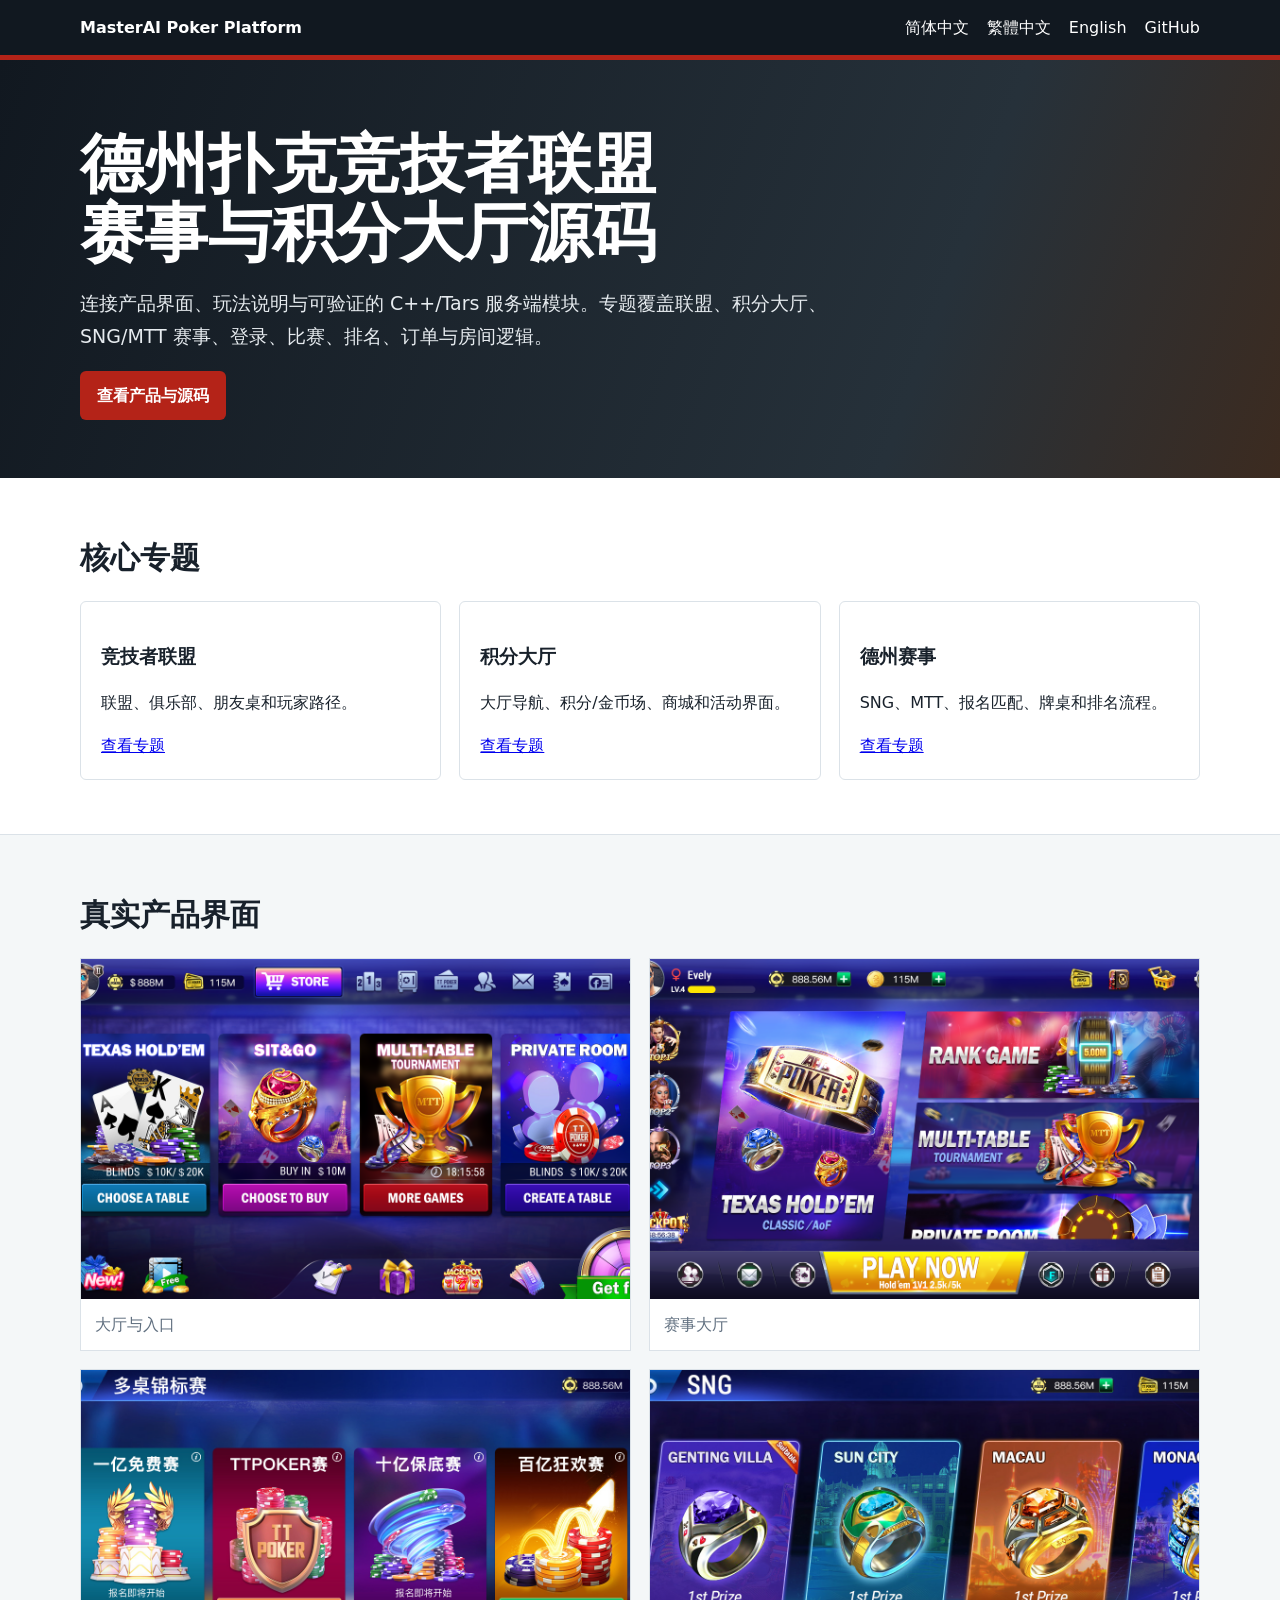
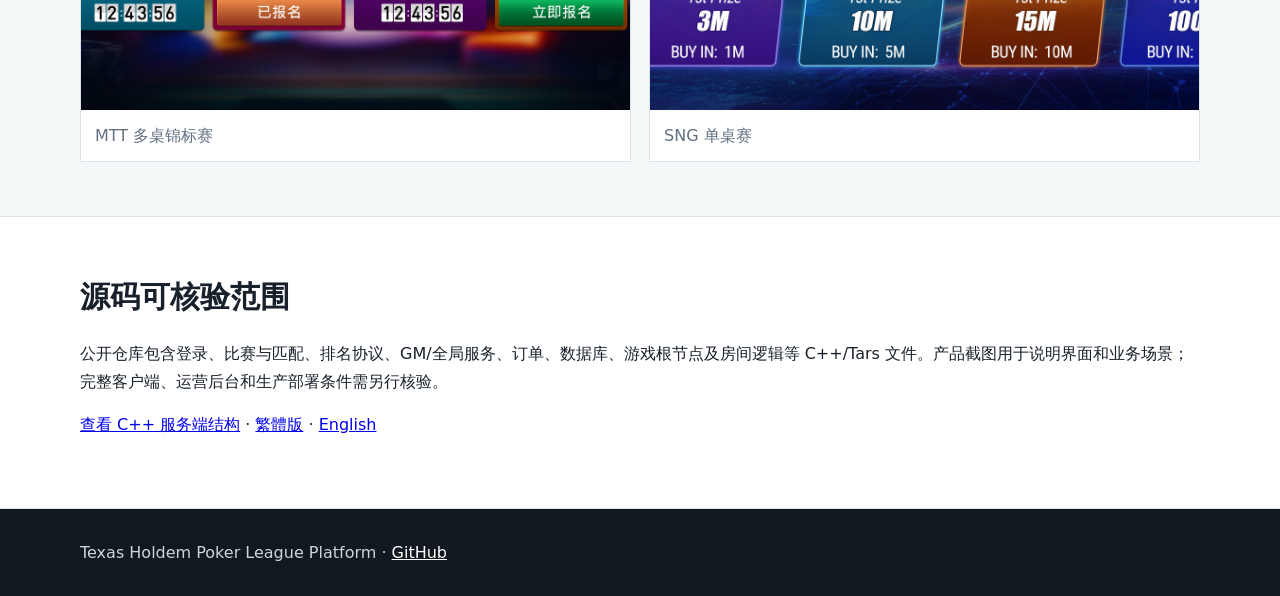
<file: docs/index.html>
<!doctype html><html lang="zh-Hans"><head><meta charset="utf-8"><meta name="google-site-verification" content="rrp5Uvgzi-1-rMxUBfhV3wjlNrFqzwnqiA4e3qsOLEM" /><meta name="viewport" content="width=device-width,initial-scale=1"><title>德州扑克竞技者联盟、赛事与积分大厅源码</title><meta name="description" content="德州扑克竞技者联盟、德州积分大厅、德州赛事与 C++/Tars 服务端源码导航，包含简体、繁体和英文专题及真实产品截图。"><link rel="canonical" href="https://masterai-top.github.io/Texas-Holdem-Poker-League-Platform-Source-Code/"><link rel="alternate" hreflang="zh-CN" href="https://masterai-top.github.io/Texas-Holdem-Poker-League-Platform-Source-Code/zh-cn/texas-holdem-league-source-code.html"><link rel="alternate" hreflang="zh-TW" href="https://masterai-top.github.io/Texas-Holdem-Poker-League-Platform-Source-Code/zh-tw/texas-holdem-league-source-code.html"><link rel="alternate" hreflang="en" href="https://masterai-top.github.io/Texas-Holdem-Poker-League-Platform-Source-Code/en/poker-league-source-code.html"><link rel="alternate" hreflang="x-default" href="https://masterai-top.github.io/Texas-Holdem-Poker-League-Platform-Source-Code/"><link rel="stylesheet" href="styles.css"><script type="application/ld+json">{"@context":"https://schema.org","@type":"CollectionPage","name":"Texas Holdem Poker League Platform Source Code","description":"德州扑克竞技者联盟、德州积分大厅、德州赛事与 C++/Tars 服务端源码导航，包含简体、繁体和英文专题及真实产品截图。","url":"https://masterai-top.github.io/Texas-Holdem-Poker-League-Platform-Source-Code/"}</script></head><body><header><nav><a class="brand" href="./">MasterAI Poker Platform</a><a href="zh-cn/texas-holdem-league-source-code.html">简体中文</a><a href="zh-tw/texas-holdem-league-source-code.html">繁體中文</a><a href="en/poker-league-source-code.html">English</a><a href="https://github.com/masterai-top/Texas-Holdem-Poker-League-Platform-Source-Code">GitHub</a></nav></header><main><section class="hero"><div class="wrap"><h1>德州扑克竞技者联盟<br>赛事与积分大厅源码</h1><p>连接产品界面、玩法说明与可验证的 C++/Tars 服务端模块。专题覆盖联盟、积分大厅、SNG/MTT 赛事、登录、比赛、排名、订单与房间逻辑。</p><a class="cta" href="zh-cn/texas-holdem-league-source-code.html">查看产品与源码</a></div></section><section class="section"><div class="wrap"><h2>核心专题</h2><div class="grid"><article class="panel"><h3>竞技者联盟</h3><p>联盟、俱乐部、朋友桌和玩家路径。</p><a href="zh-cn/texas-holdem-league-source-code.html">查看专题</a></article><article class="panel"><h3>积分大厅</h3><p>大厅导航、积分/金币场、商城和活动界面。</p><a href="zh-cn/poker-lobby-points.html">查看专题</a></article><article class="panel"><h3>德州赛事</h3><p>SNG、MTT、报名匹配、牌桌和排名流程。</p><a href="zh-cn/poker-tournament-platform.html">查看专题</a></article></div></div></section><section class="section band"><div class="wrap"><h2>真实产品界面</h2><div class="gallery"><figure><img src="assets/Screenshots/大厅01.png" alt="大厅与入口"><figcaption>大厅与入口</figcaption></figure><figure><img src="assets/Screenshots/dating.png" alt="赛事大厅"><figcaption>赛事大厅</figcaption></figure><figure><img src="assets/Screenshots/mtt.jpg" alt="MTT 多桌锦标赛"><figcaption>MTT 多桌锦标赛</figcaption></figure><figure><img src="assets/Screenshots/sng.jpg" alt="SNG 单桌赛"><figcaption>SNG 单桌赛</figcaption></figure></div></div></section><section class="section"><div class="wrap"><h2>源码可核验范围</h2><p>公开仓库包含登录、比赛与匹配、排名协议、GM/全局服务、订单、数据库、游戏根节点及房间逻辑等 C++/Tars 文件。产品截图用于说明界面和业务场景；完整客户端、运营后台和生产部署条件需另行核验。</p><p><a href="zh-cn/texas-holdem-source-code.html">查看 C++ 服务端结构</a> · <a href="zh-tw/texas-holdem-source-code.html">繁體版</a> · <a href="en/poker-league-source-code.html">English</a></p></div></section></main><footer><div class="wrap">Texas Holdem Poker League Platform · <a href="https://github.com/masterai-top/Texas-Holdem-Poker-League-Platform-Source-Code">GitHub</a></div></footer></body></html>
</file>
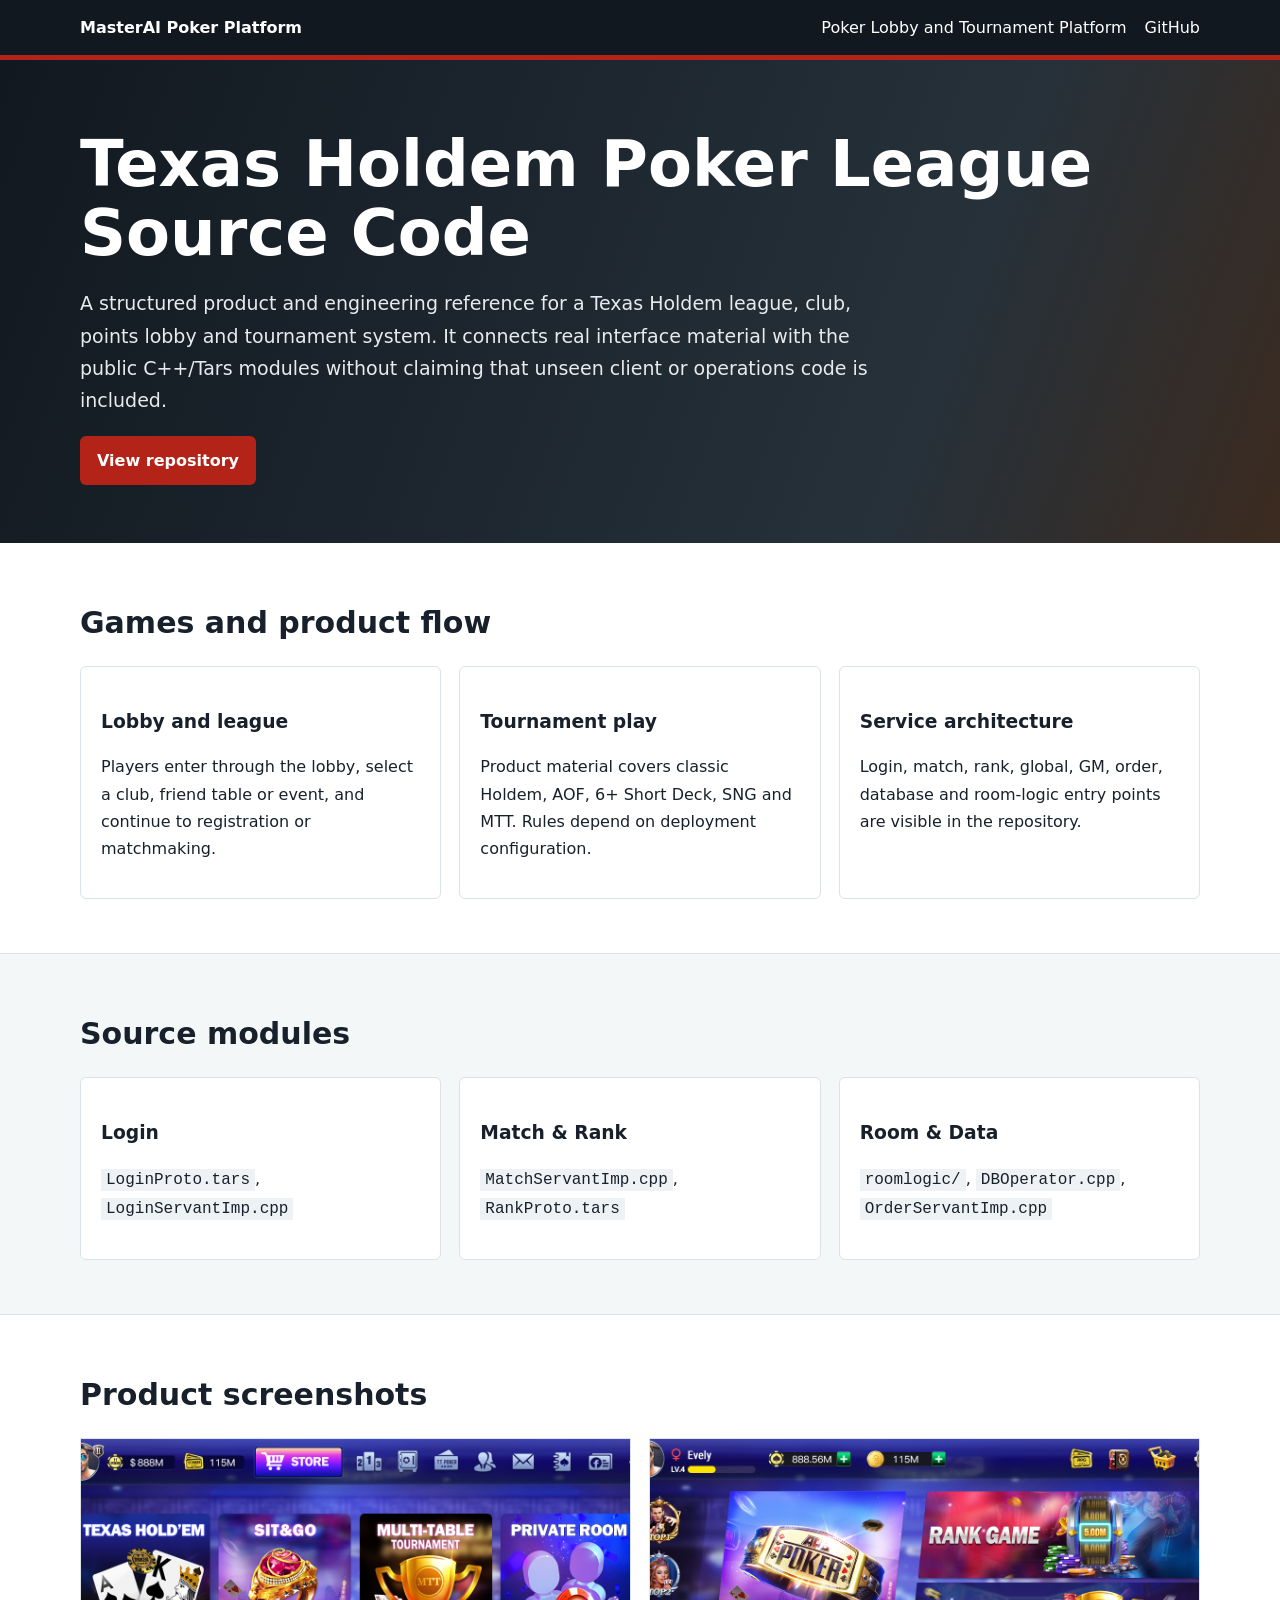
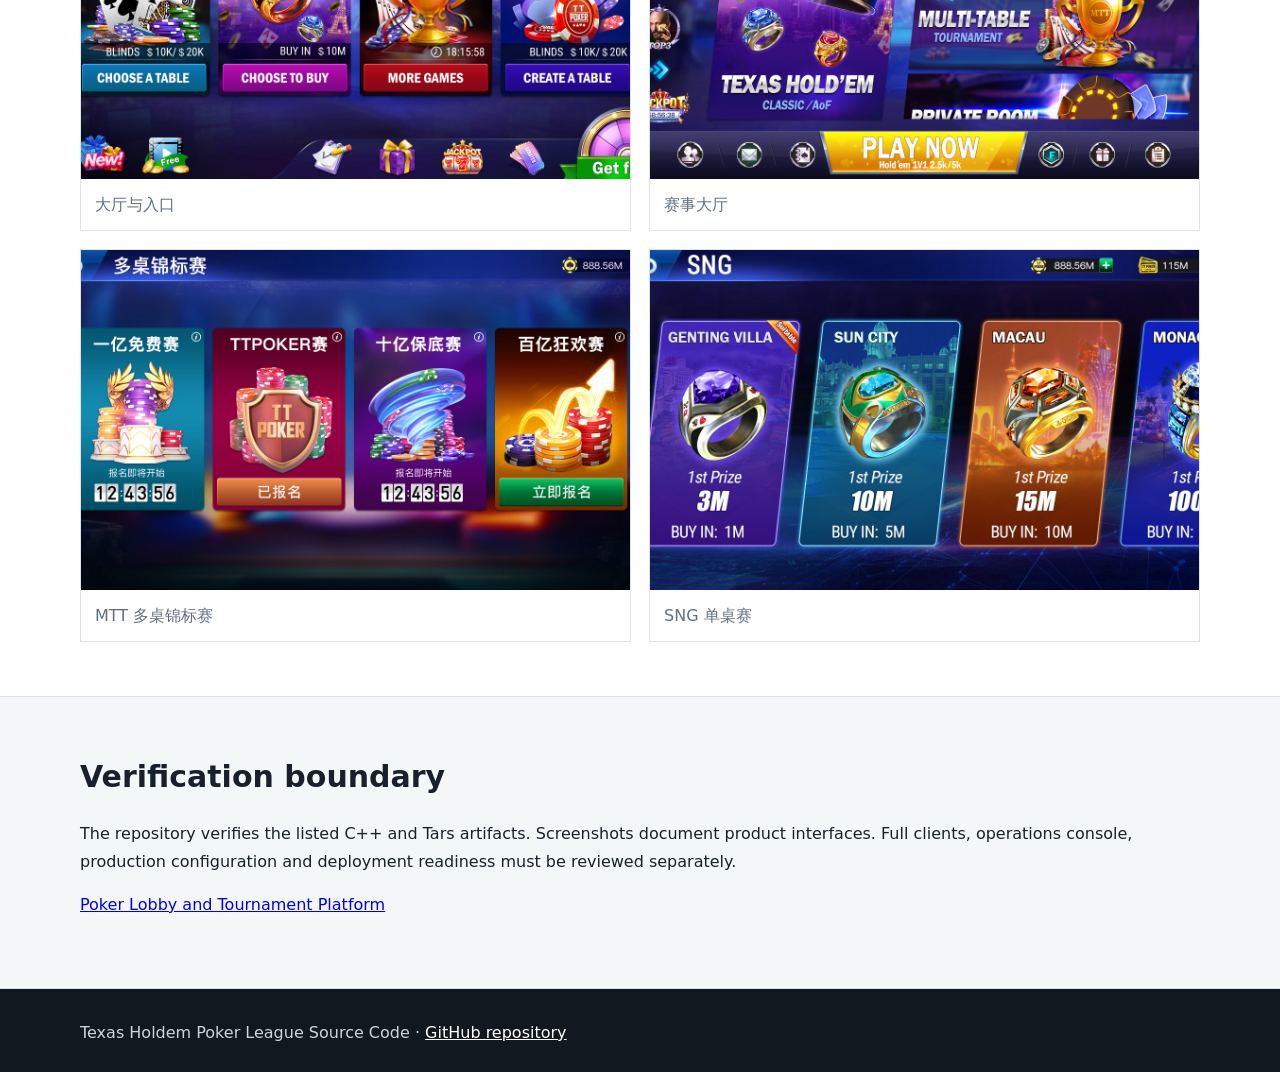
<file: docs/en/poker-league-source-code.html>
<!doctype html><html lang="en"><head><meta charset="utf-8"><meta name="viewport" content="width=device-width,initial-scale=1"><title>Texas Holdem Poker League Source Code | MasterAI</title><meta name="description" content="C++ and Tars server modules for a Texas Holdem league, club, tournament and ranking platform."><link rel="canonical" href="https://masterai-top.github.io/Texas-Holdem-Poker-League-Platform-Source-Code/en/poker-league-source-code.html"><link rel="alternate" hreflang="zh-CN" href="https://masterai-top.github.io/Texas-Holdem-Poker-League-Platform-Source-Code/zh-cn/texas-holdem-league-source-code.html">
<link rel="alternate" hreflang="zh-TW" href="https://masterai-top.github.io/Texas-Holdem-Poker-League-Platform-Source-Code/zh-tw/texas-holdem-league-source-code.html">
<link rel="alternate" hreflang="en" href="https://masterai-top.github.io/Texas-Holdem-Poker-League-Platform-Source-Code/en/poker-league-source-code.html">
<link rel="alternate" hreflang="x-default" href="https://masterai-top.github.io/Texas-Holdem-Poker-League-Platform-Source-Code/"><link rel="stylesheet" href="../styles.css"><meta property="og:title" content="Texas Holdem Poker League Source Code"><meta property="og:description" content="C++ and Tars server modules for a Texas Holdem league, club, tournament and ranking platform."><meta property="og:type" content="website"><meta property="og:url" content="https://masterai-top.github.io/Texas-Holdem-Poker-League-Platform-Source-Code/en/poker-league-source-code.html"><script type="application/ld+json">{"@context":"https://schema.org","@type":"SoftwareSourceCode","name":"Texas Holdem Poker League Source Code","description":"C++ and Tars server modules for a Texas Holdem league, club, tournament and ranking platform.","codeRepository":"https://github.com/masterai-top/Texas-Holdem-Poker-League-Platform-Source-Code","programmingLanguage":["C++","Tars"]}</script></head><body><header><nav><a class="brand" href="../index.html">MasterAI Poker Platform</a><a href="./poker-lobby-tournament-platform.html">Poker Lobby and Tournament Platform</a><a href="https://github.com/masterai-top/Texas-Holdem-Poker-League-Platform-Source-Code">GitHub</a></nav></header><main><section class="hero"><div class="wrap"><h1>Texas Holdem Poker League Source Code</h1><p>A structured product and engineering reference for a Texas Holdem league, club, points lobby and tournament system. It connects real interface material with the public C++/Tars modules without claiming that unseen client or operations code is included.</p><a class="cta" href="https://github.com/masterai-top/Texas-Holdem-Poker-League-Platform-Source-Code">View repository</a></div></section><section class="section"><div class="wrap"><h2>Games and product flow</h2><div class="grid"><article class="panel"><h3>Lobby and league</h3><p>Players enter through the lobby, select a club, friend table or event, and continue to registration or matchmaking.</p></article><article class="panel"><h3>Tournament play</h3><p>Product material covers classic Holdem, AOF, 6+ Short Deck, SNG and MTT. Rules depend on deployment configuration.</p></article><article class="panel"><h3>Service architecture</h3><p>Login, match, rank, global, GM, order, database and room-logic entry points are visible in the repository.</p></article></div></div></section><section class="section band"><div class="wrap"><h2>Source modules</h2><div class="grid"><article class="panel"><h3>Login</h3><p><code>LoginProto.tars</code>, <code>LoginServantImp.cpp</code></p></article><article class="panel"><h3>Match & Rank</h3><p><code>MatchServantImp.cpp</code>, <code>RankProto.tars</code></p></article><article class="panel"><h3>Room & Data</h3><p><code>roomlogic/</code>, <code>DBOperator.cpp</code>, <code>OrderServantImp.cpp</code></p></article></div></div></section><section class="section"><div class="wrap"><h2>Product screenshots</h2><div class="gallery"><figure><img loading="lazy" src="../assets/Screenshots/大厅01.png" alt="大厅与入口 - Texas Holdem Poker League Source Code"><figcaption>大厅与入口</figcaption></figure><figure><img loading="lazy" src="../assets/Screenshots/dating.png" alt="赛事大厅 - Texas Holdem Poker League Source Code"><figcaption>赛事大厅</figcaption></figure><figure><img loading="lazy" src="../assets/Screenshots/mtt.jpg" alt="MTT 多桌锦标赛 - Texas Holdem Poker League Source Code"><figcaption>MTT 多桌锦标赛</figcaption></figure><figure><img loading="lazy" src="../assets/Screenshots/sng.jpg" alt="SNG 单桌赛 - Texas Holdem Poker League Source Code"><figcaption>SNG 单桌赛</figcaption></figure></div></div></section><section class="section band"><div class="wrap"><h2>Verification boundary</h2><p>The repository verifies the listed C++ and Tars artifacts. Screenshots document product interfaces. Full clients, operations console, production configuration and deployment readiness must be reviewed separately.</p><p><a href="./poker-lobby-tournament-platform.html">Poker Lobby and Tournament Platform</a></p></div></section></main><footer><div class="wrap">Texas Holdem Poker League Source Code · <a href="https://github.com/masterai-top/Texas-Holdem-Poker-League-Platform-Source-Code">GitHub repository</a></div></footer></body></html>
</file>
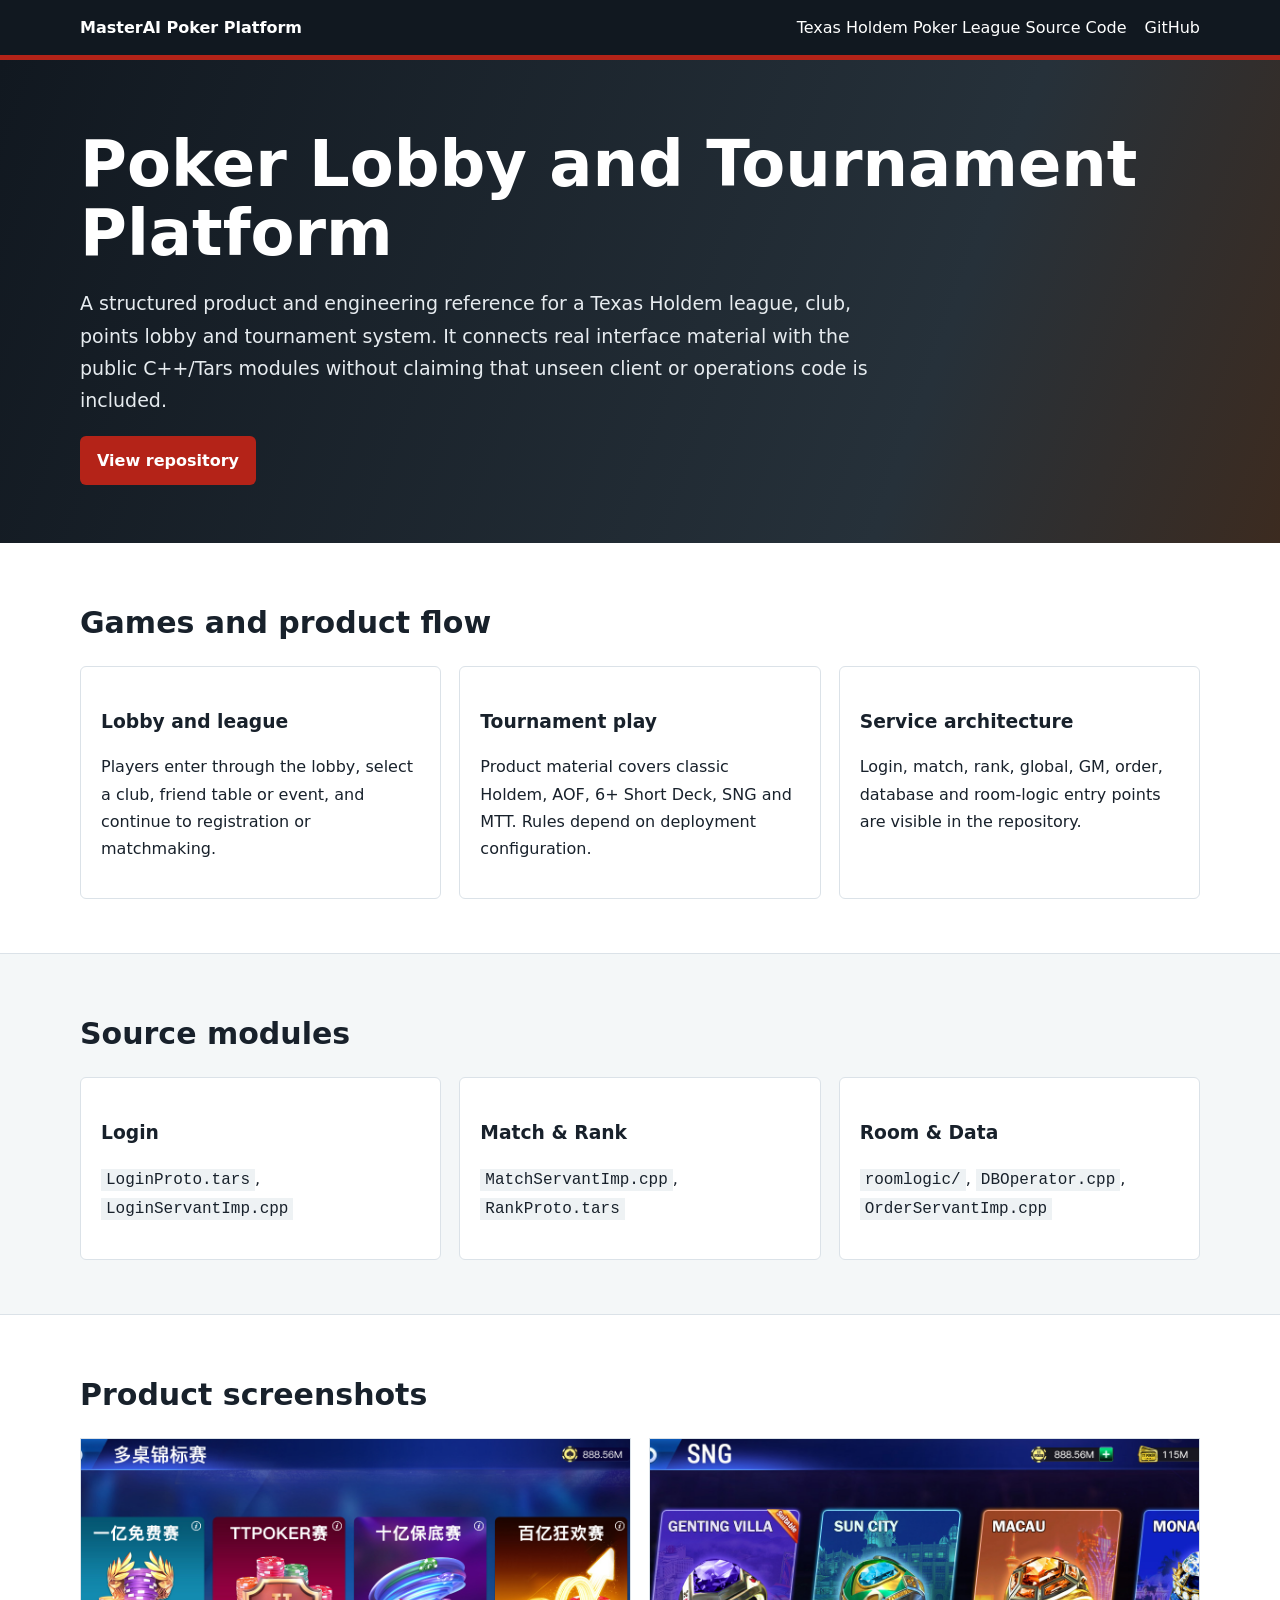
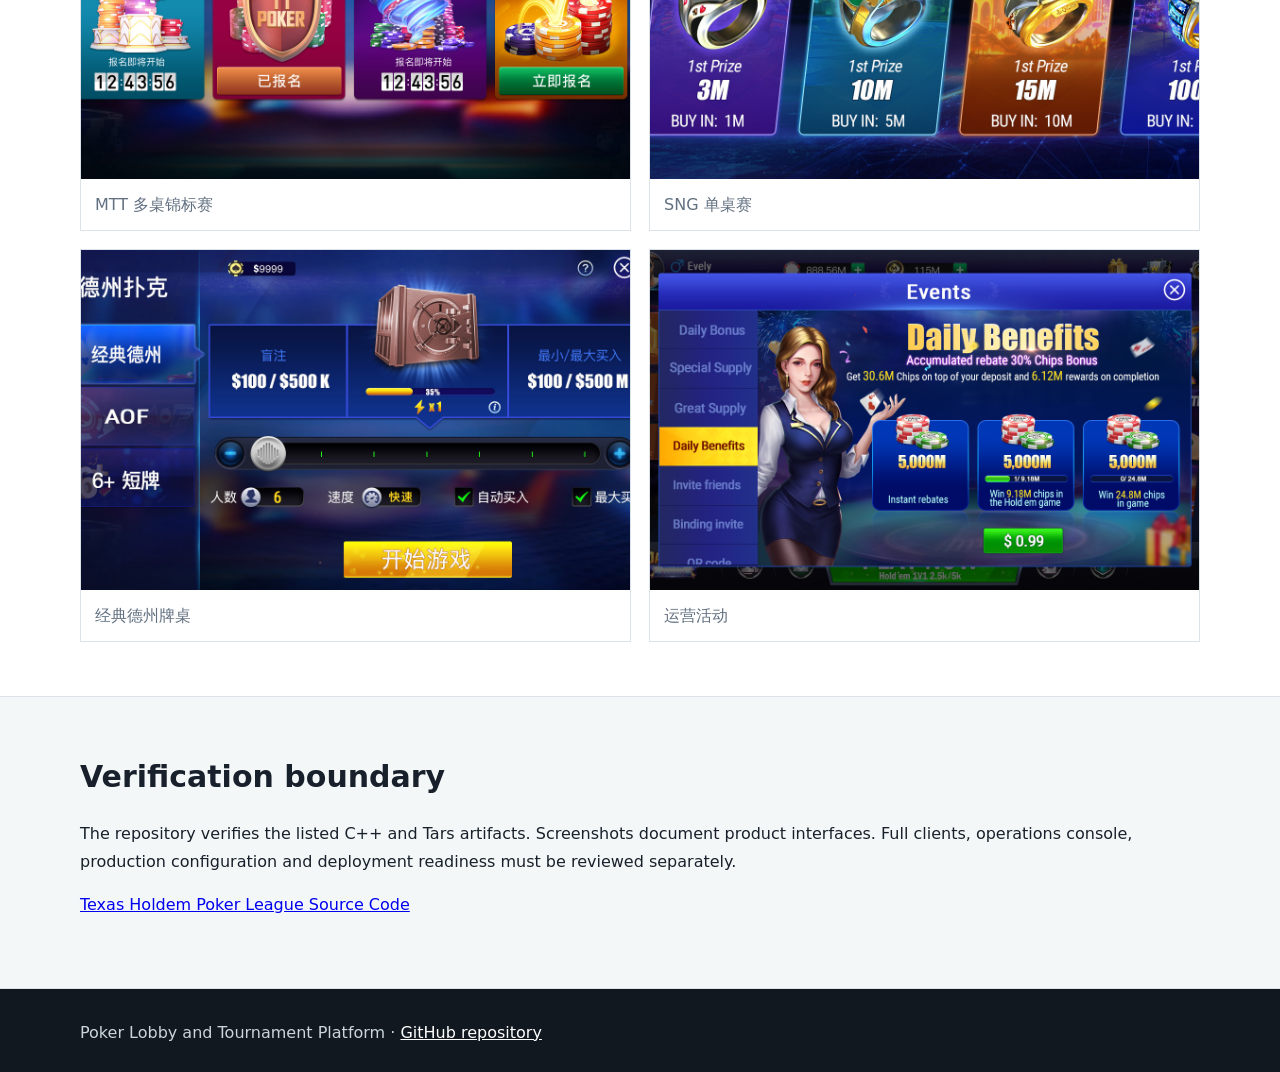
<file: docs/en/poker-lobby-tournament-platform.html>
<!doctype html><html lang="en"><head><meta charset="utf-8"><meta name="viewport" content="width=device-width,initial-scale=1"><title>Poker Lobby and Tournament Platform | MasterAI</title><meta name="description" content="Product and technical overview of a poker points lobby, SNG/MTT tournaments, matchmaking and room services."><link rel="canonical" href="https://masterai-top.github.io/Texas-Holdem-Poker-League-Platform-Source-Code/en/poker-lobby-tournament-platform.html"><link rel="alternate" hreflang="zh-CN" href="https://masterai-top.github.io/Texas-Holdem-Poker-League-Platform-Source-Code/zh-cn/poker-tournament-platform.html">
<link rel="alternate" hreflang="zh-TW" href="https://masterai-top.github.io/Texas-Holdem-Poker-League-Platform-Source-Code/zh-tw/poker-tournament-platform.html">
<link rel="alternate" hreflang="en" href="https://masterai-top.github.io/Texas-Holdem-Poker-League-Platform-Source-Code/en/poker-lobby-tournament-platform.html">
<link rel="alternate" hreflang="x-default" href="https://masterai-top.github.io/Texas-Holdem-Poker-League-Platform-Source-Code/"><link rel="stylesheet" href="../styles.css"><meta property="og:title" content="Poker Lobby and Tournament Platform"><meta property="og:description" content="Product and technical overview of a poker points lobby, SNG/MTT tournaments, matchmaking and room services."><meta property="og:type" content="website"><meta property="og:url" content="https://masterai-top.github.io/Texas-Holdem-Poker-League-Platform-Source-Code/en/poker-lobby-tournament-platform.html"><script type="application/ld+json">{"@context":"https://schema.org","@type":"SoftwareSourceCode","name":"Poker Lobby and Tournament Platform","description":"Product and technical overview of a poker points lobby, SNG/MTT tournaments, matchmaking and room services.","codeRepository":"https://github.com/masterai-top/Texas-Holdem-Poker-League-Platform-Source-Code","programmingLanguage":["C++","Tars"]}</script></head><body><header><nav><a class="brand" href="../index.html">MasterAI Poker Platform</a><a href="./poker-league-source-code.html">Texas Holdem Poker League Source Code</a><a href="https://github.com/masterai-top/Texas-Holdem-Poker-League-Platform-Source-Code">GitHub</a></nav></header><main><section class="hero"><div class="wrap"><h1>Poker Lobby and Tournament Platform</h1><p>A structured product and engineering reference for a Texas Holdem league, club, points lobby and tournament system. It connects real interface material with the public C++/Tars modules without claiming that unseen client or operations code is included.</p><a class="cta" href="https://github.com/masterai-top/Texas-Holdem-Poker-League-Platform-Source-Code">View repository</a></div></section><section class="section"><div class="wrap"><h2>Games and product flow</h2><div class="grid"><article class="panel"><h3>Lobby and league</h3><p>Players enter through the lobby, select a club, friend table or event, and continue to registration or matchmaking.</p></article><article class="panel"><h3>Tournament play</h3><p>Product material covers classic Holdem, AOF, 6+ Short Deck, SNG and MTT. Rules depend on deployment configuration.</p></article><article class="panel"><h3>Service architecture</h3><p>Login, match, rank, global, GM, order, database and room-logic entry points are visible in the repository.</p></article></div></div></section><section class="section band"><div class="wrap"><h2>Source modules</h2><div class="grid"><article class="panel"><h3>Login</h3><p><code>LoginProto.tars</code>, <code>LoginServantImp.cpp</code></p></article><article class="panel"><h3>Match & Rank</h3><p><code>MatchServantImp.cpp</code>, <code>RankProto.tars</code></p></article><article class="panel"><h3>Room & Data</h3><p><code>roomlogic/</code>, <code>DBOperator.cpp</code>, <code>OrderServantImp.cpp</code></p></article></div></div></section><section class="section"><div class="wrap"><h2>Product screenshots</h2><div class="gallery"><figure><img loading="lazy" src="../assets/Screenshots/mtt.jpg" alt="MTT 多桌锦标赛 - Poker Lobby and Tournament Platform"><figcaption>MTT 多桌锦标赛</figcaption></figure><figure><img loading="lazy" src="../assets/Screenshots/sng.jpg" alt="SNG 单桌赛 - Poker Lobby and Tournament Platform"><figcaption>SNG 单桌赛</figcaption></figure><figure><img loading="lazy" src="../assets/Screenshots/jingdian.jpg" alt="经典德州牌桌 - Poker Lobby and Tournament Platform"><figcaption>经典德州牌桌</figcaption></figure><figure><img loading="lazy" src="../assets/Screenshots/action.png" alt="运营活动 - Poker Lobby and Tournament Platform"><figcaption>运营活动</figcaption></figure></div></div></section><section class="section band"><div class="wrap"><h2>Verification boundary</h2><p>The repository verifies the listed C++ and Tars artifacts. Screenshots document product interfaces. Full clients, operations console, production configuration and deployment readiness must be reviewed separately.</p><p><a href="./poker-league-source-code.html">Texas Holdem Poker League Source Code</a></p></div></section></main><footer><div class="wrap">Poker Lobby and Tournament Platform · <a href="https://github.com/masterai-top/Texas-Holdem-Poker-League-Platform-Source-Code">GitHub repository</a></div></footer></body></html>
</file>
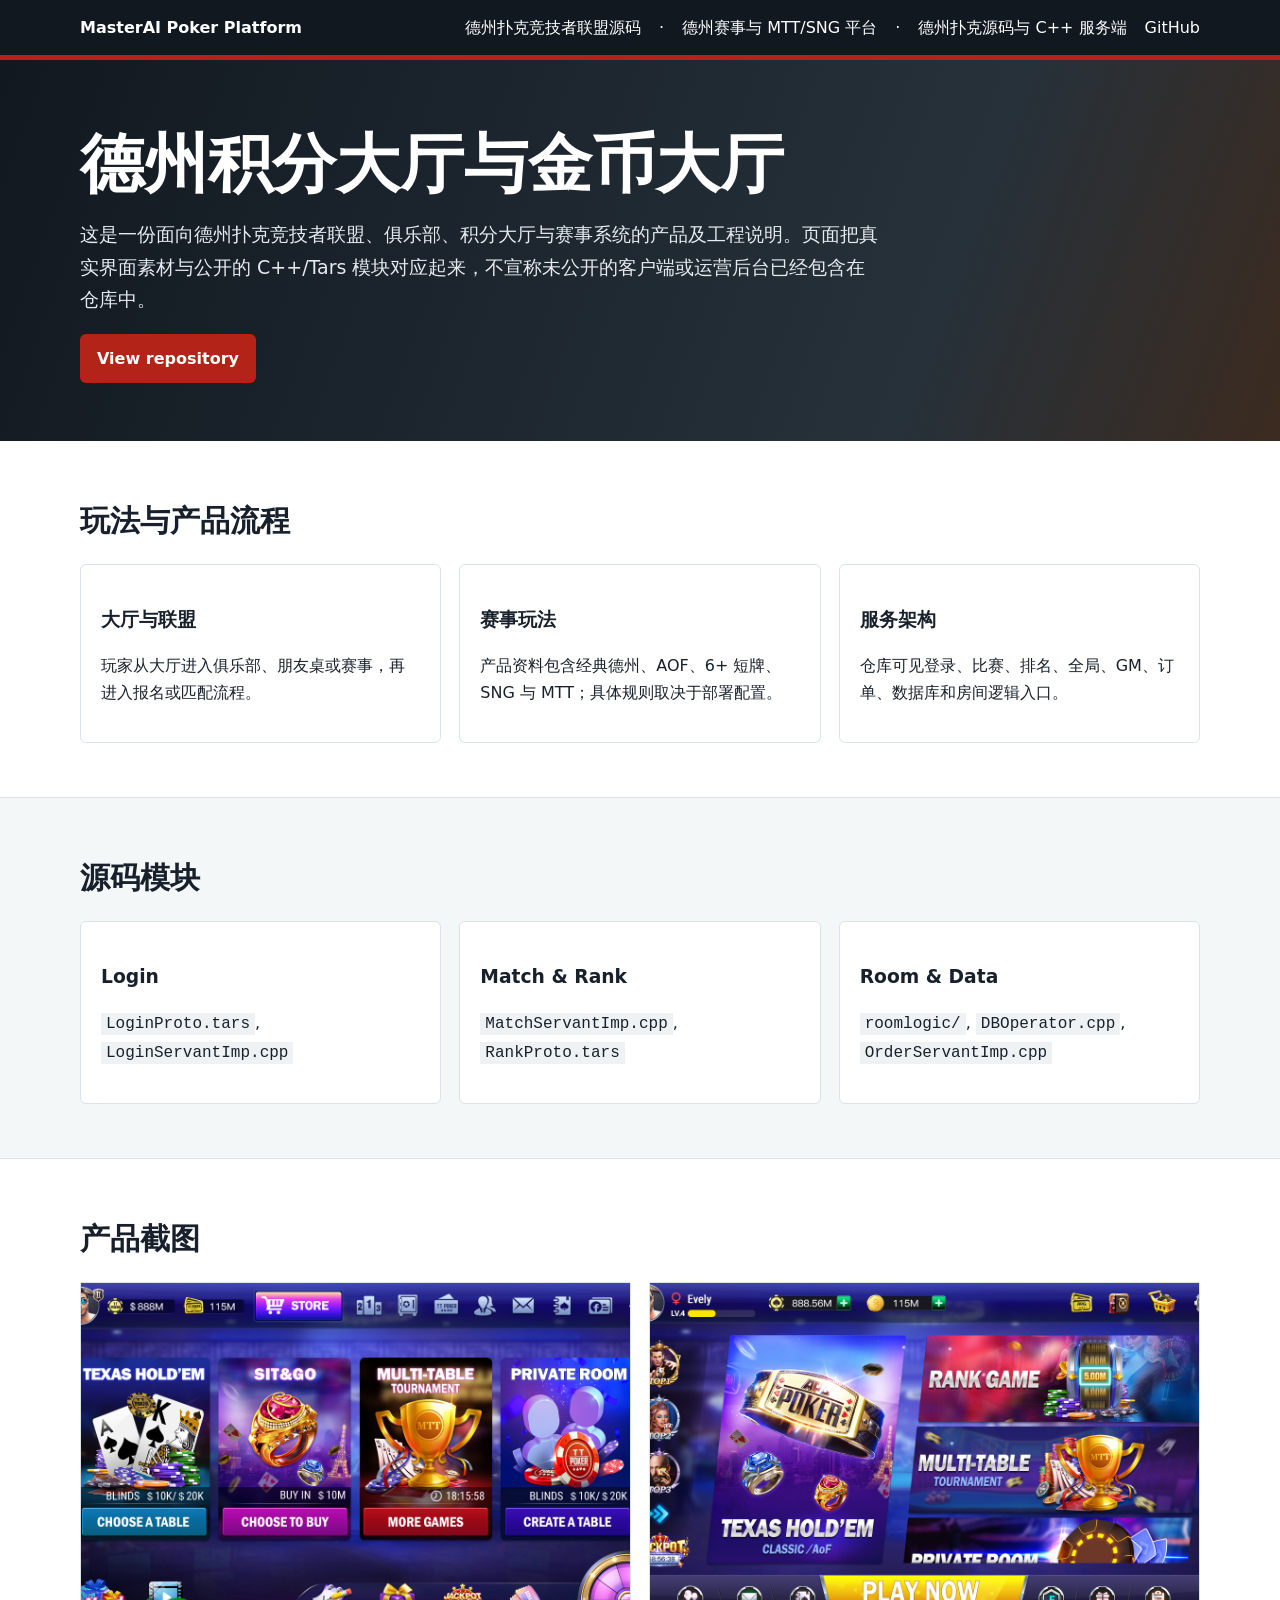
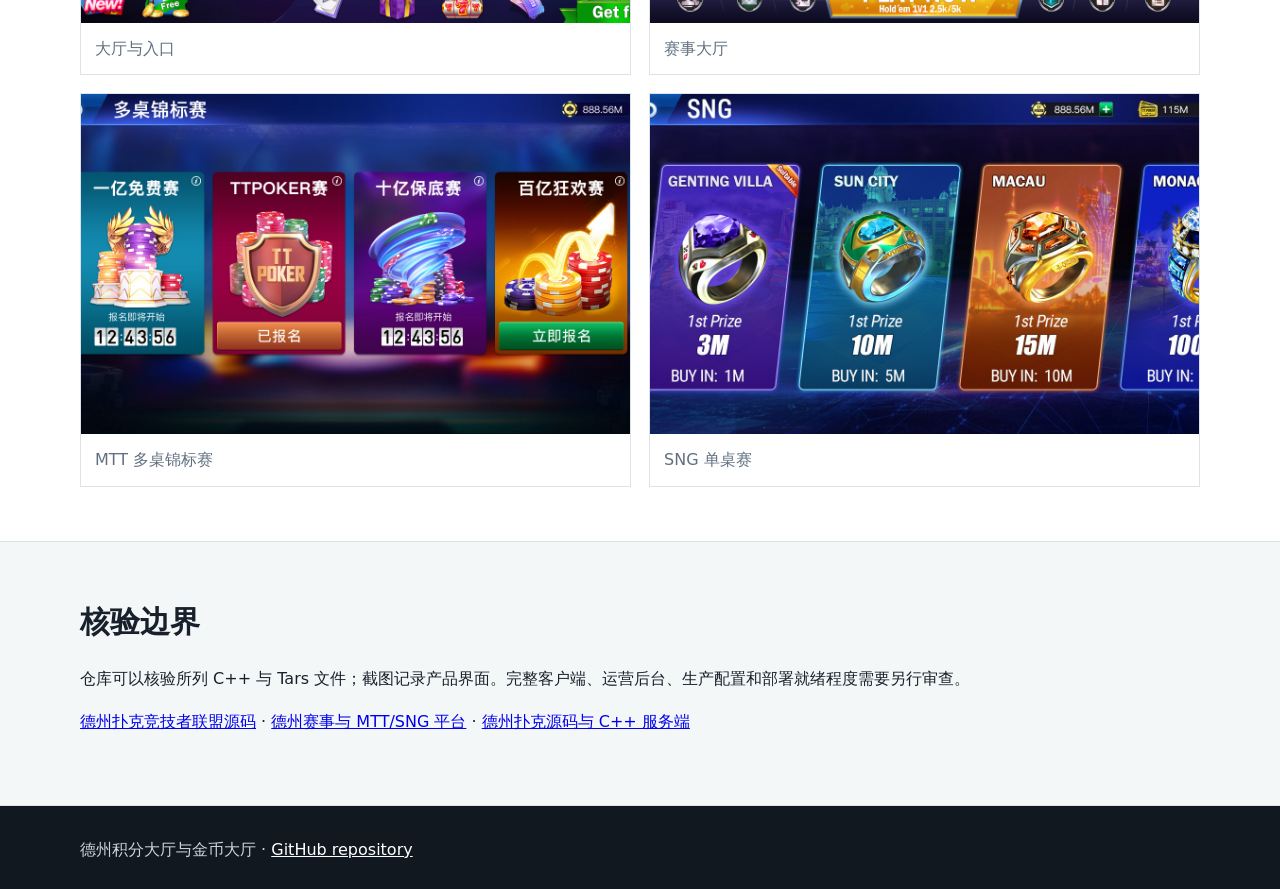
<file: docs/zh-cn/poker-lobby-points.html>
<!doctype html><html lang="zh-Hans"><head><meta charset="utf-8"><meta name="viewport" content="width=device-width,initial-scale=1"><title>德州积分大厅与金币大厅 | MasterAI</title><meta name="description" content="德州积分大厅、金币大厅、俱乐部入口、赛事导航、商城及活动界面说明。"><link rel="canonical" href="https://masterai-top.github.io/Texas-Holdem-Poker-League-Platform-Source-Code/zh-cn/poker-lobby-points.html"><link rel="alternate" hreflang="zh-CN" href="https://masterai-top.github.io/Texas-Holdem-Poker-League-Platform-Source-Code/zh-cn/poker-lobby-points.html">
<link rel="alternate" hreflang="zh-TW" href="https://masterai-top.github.io/Texas-Holdem-Poker-League-Platform-Source-Code/zh-tw/poker-lobby-points.html">
<link rel="alternate" hreflang="en" href="https://masterai-top.github.io/Texas-Holdem-Poker-League-Platform-Source-Code/en/poker-lobby-tournament-platform.html">
<link rel="alternate" hreflang="x-default" href="https://masterai-top.github.io/Texas-Holdem-Poker-League-Platform-Source-Code/"><link rel="stylesheet" href="../styles.css"><meta property="og:title" content="德州积分大厅与金币大厅"><meta property="og:description" content="德州积分大厅、金币大厅、俱乐部入口、赛事导航、商城及活动界面说明。"><meta property="og:type" content="website"><meta property="og:url" content="https://masterai-top.github.io/Texas-Holdem-Poker-League-Platform-Source-Code/zh-cn/poker-lobby-points.html"><script type="application/ld+json">{"@context":"https://schema.org","@type":"SoftwareSourceCode","name":"德州积分大厅与金币大厅","description":"德州积分大厅、金币大厅、俱乐部入口、赛事导航、商城及活动界面说明。","codeRepository":"https://github.com/masterai-top/Texas-Holdem-Poker-League-Platform-Source-Code","programmingLanguage":["C++","Tars"]}</script></head><body><header><nav><a class="brand" href="../index.html">MasterAI Poker Platform</a><a href="./texas-holdem-league-source-code.html">德州扑克竞技者联盟源码</a> · <a href="./poker-tournament-platform.html">德州赛事与 MTT/SNG 平台</a> · <a href="./texas-holdem-source-code.html">德州扑克源码与 C++ 服务端</a><a href="https://github.com/masterai-top/Texas-Holdem-Poker-League-Platform-Source-Code">GitHub</a></nav></header><main><section class="hero"><div class="wrap"><h1>德州积分大厅与金币大厅</h1><p>这是一份面向德州扑克竞技者联盟、俱乐部、积分大厅与赛事系统的产品及工程说明。页面把真实界面素材与公开的 C++/Tars 模块对应起来，不宣称未公开的客户端或运营后台已经包含在仓库中。</p><a class="cta" href="https://github.com/masterai-top/Texas-Holdem-Poker-League-Platform-Source-Code">View repository</a></div></section><section class="section"><div class="wrap"><h2>玩法与产品流程</h2><div class="grid"><article class="panel"><h3>大厅与联盟</h3><p>玩家从大厅进入俱乐部、朋友桌或赛事，再进入报名或匹配流程。</p></article><article class="panel"><h3>赛事玩法</h3><p>产品资料包含经典德州、AOF、6+ 短牌、SNG 与 MTT；具体规则取决于部署配置。</p></article><article class="panel"><h3>服务架构</h3><p>仓库可见登录、比赛、排名、全局、GM、订单、数据库和房间逻辑入口。</p></article></div></div></section><section class="section band"><div class="wrap"><h2>源码模块</h2><div class="grid"><article class="panel"><h3>Login</h3><p><code>LoginProto.tars</code>, <code>LoginServantImp.cpp</code></p></article><article class="panel"><h3>Match & Rank</h3><p><code>MatchServantImp.cpp</code>, <code>RankProto.tars</code></p></article><article class="panel"><h3>Room & Data</h3><p><code>roomlogic/</code>, <code>DBOperator.cpp</code>, <code>OrderServantImp.cpp</code></p></article></div></div></section><section class="section"><div class="wrap"><h2>产品截图</h2><div class="gallery"><figure><img loading="lazy" src="../assets/Screenshots/大厅01.png" alt="大厅与入口 - 德州积分大厅与金币大厅"><figcaption>大厅与入口</figcaption></figure><figure><img loading="lazy" src="../assets/Screenshots/dating.png" alt="赛事大厅 - 德州积分大厅与金币大厅"><figcaption>赛事大厅</figcaption></figure><figure><img loading="lazy" src="../assets/Screenshots/mtt.jpg" alt="MTT 多桌锦标赛 - 德州积分大厅与金币大厅"><figcaption>MTT 多桌锦标赛</figcaption></figure><figure><img loading="lazy" src="../assets/Screenshots/sng.jpg" alt="SNG 单桌赛 - 德州积分大厅与金币大厅"><figcaption>SNG 单桌赛</figcaption></figure></div></div></section><section class="section band"><div class="wrap"><h2>核验边界</h2><p>仓库可以核验所列 C++ 与 Tars 文件；截图记录产品界面。完整客户端、运营后台、生产配置和部署就绪程度需要另行审查。</p><p><a href="./texas-holdem-league-source-code.html">德州扑克竞技者联盟源码</a> · <a href="./poker-tournament-platform.html">德州赛事与 MTT/SNG 平台</a> · <a href="./texas-holdem-source-code.html">德州扑克源码与 C++ 服务端</a></p></div></section></main><footer><div class="wrap">德州积分大厅与金币大厅 · <a href="https://github.com/masterai-top/Texas-Holdem-Poker-League-Platform-Source-Code">GitHub repository</a></div></footer></body></html>
</file>
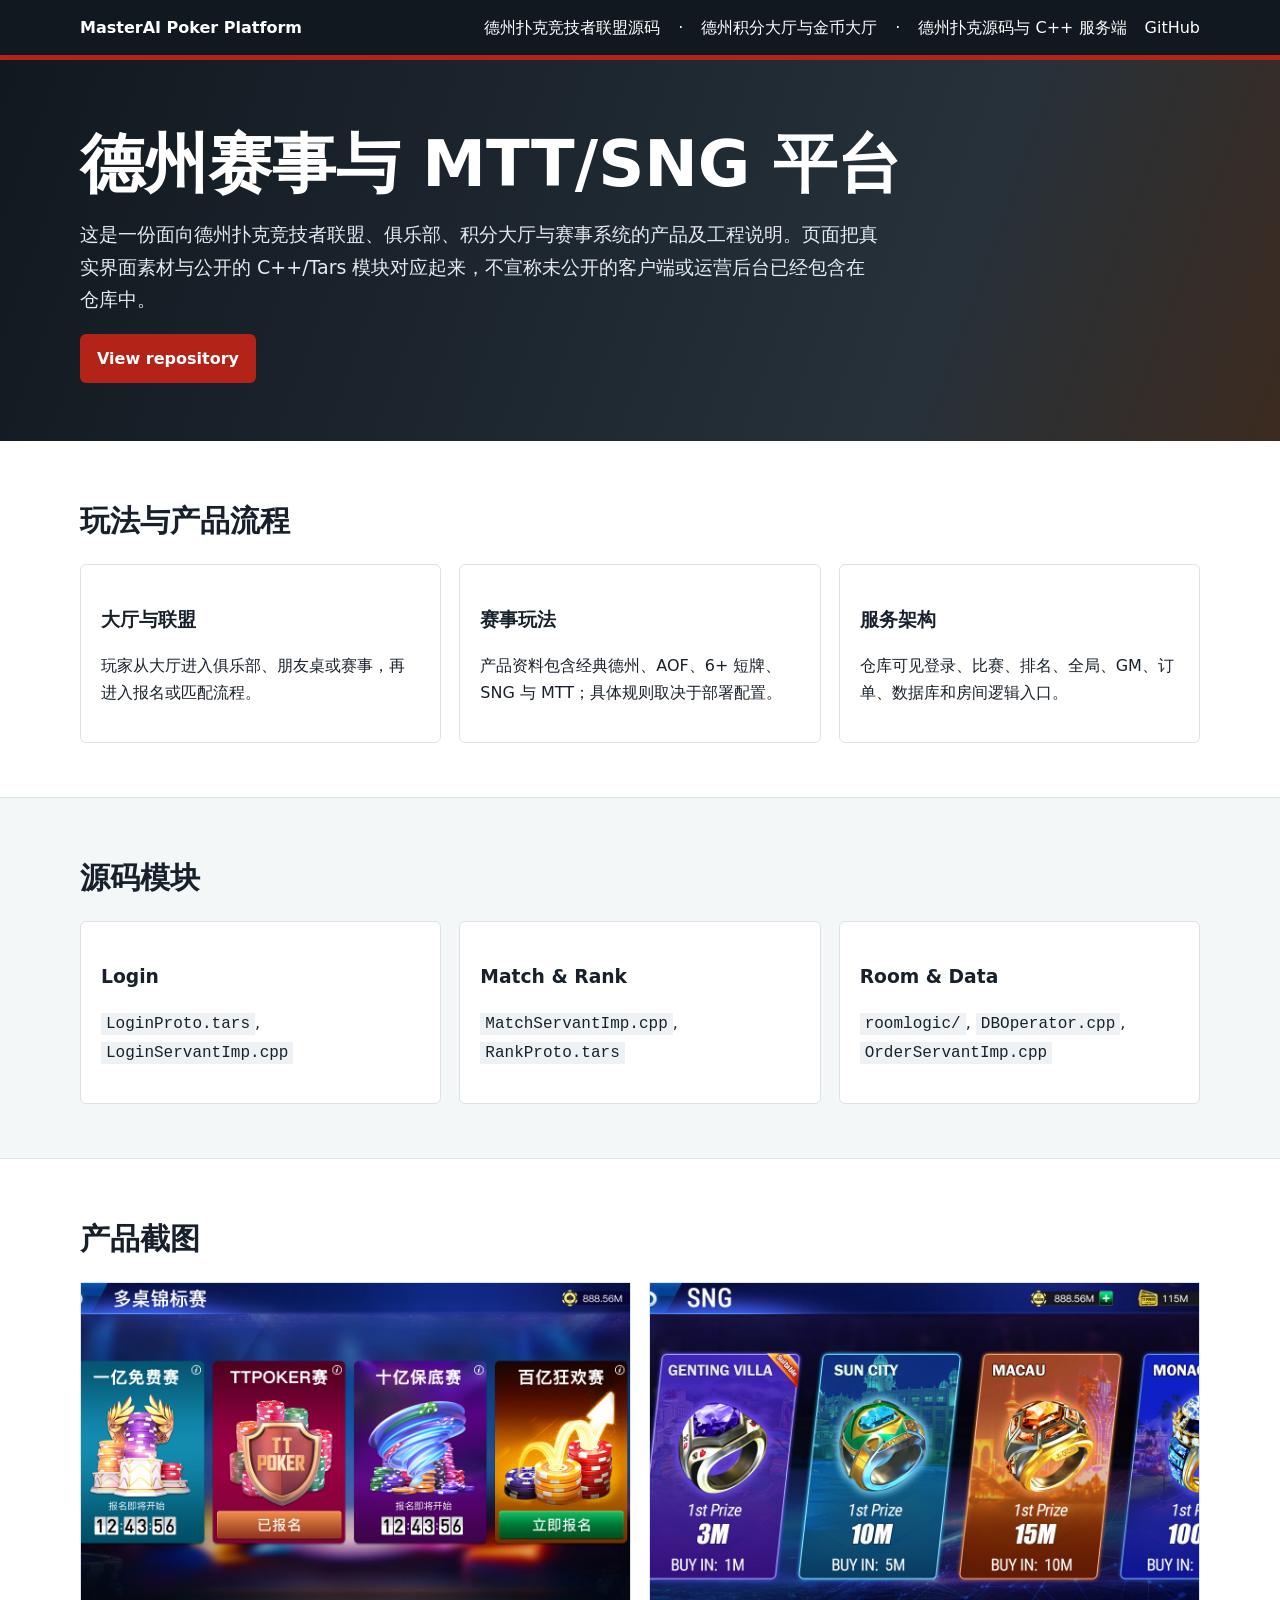
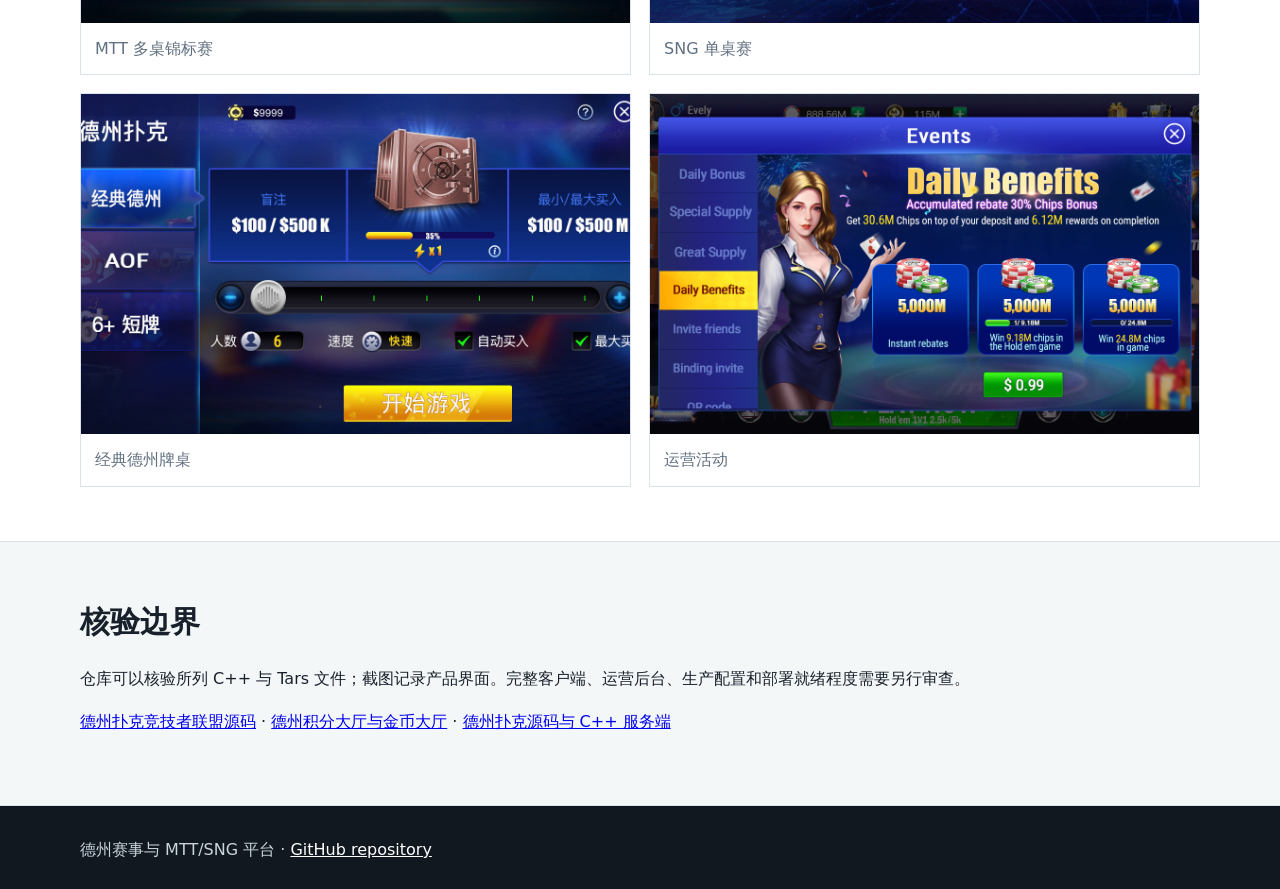
<file: docs/zh-cn/poker-tournament-platform.html>
<!doctype html><html lang="zh-Hans"><head><meta charset="utf-8"><meta name="viewport" content="width=device-width,initial-scale=1"><title>德州赛事与 MTT/SNG 平台 | MasterAI</title><meta name="description" content="德州赛事源码专题，介绍 SNG、MTT、报名匹配、房间流程和排名协议。"><link rel="canonical" href="https://masterai-top.github.io/Texas-Holdem-Poker-League-Platform-Source-Code/zh-cn/poker-tournament-platform.html"><link rel="alternate" hreflang="zh-CN" href="https://masterai-top.github.io/Texas-Holdem-Poker-League-Platform-Source-Code/zh-cn/poker-tournament-platform.html">
<link rel="alternate" hreflang="zh-TW" href="https://masterai-top.github.io/Texas-Holdem-Poker-League-Platform-Source-Code/zh-tw/poker-tournament-platform.html">
<link rel="alternate" hreflang="en" href="https://masterai-top.github.io/Texas-Holdem-Poker-League-Platform-Source-Code/en/poker-lobby-tournament-platform.html">
<link rel="alternate" hreflang="x-default" href="https://masterai-top.github.io/Texas-Holdem-Poker-League-Platform-Source-Code/"><link rel="stylesheet" href="../styles.css"><meta property="og:title" content="德州赛事与 MTT/SNG 平台"><meta property="og:description" content="德州赛事源码专题，介绍 SNG、MTT、报名匹配、房间流程和排名协议。"><meta property="og:type" content="website"><meta property="og:url" content="https://masterai-top.github.io/Texas-Holdem-Poker-League-Platform-Source-Code/zh-cn/poker-tournament-platform.html"><script type="application/ld+json">{"@context":"https://schema.org","@type":"SoftwareSourceCode","name":"德州赛事与 MTT/SNG 平台","description":"德州赛事源码专题，介绍 SNG、MTT、报名匹配、房间流程和排名协议。","codeRepository":"https://github.com/masterai-top/Texas-Holdem-Poker-League-Platform-Source-Code","programmingLanguage":["C++","Tars"]}</script></head><body><header><nav><a class="brand" href="../index.html">MasterAI Poker Platform</a><a href="./texas-holdem-league-source-code.html">德州扑克竞技者联盟源码</a> · <a href="./poker-lobby-points.html">德州积分大厅与金币大厅</a> · <a href="./texas-holdem-source-code.html">德州扑克源码与 C++ 服务端</a><a href="https://github.com/masterai-top/Texas-Holdem-Poker-League-Platform-Source-Code">GitHub</a></nav></header><main><section class="hero"><div class="wrap"><h1>德州赛事与 MTT/SNG 平台</h1><p>这是一份面向德州扑克竞技者联盟、俱乐部、积分大厅与赛事系统的产品及工程说明。页面把真实界面素材与公开的 C++/Tars 模块对应起来，不宣称未公开的客户端或运营后台已经包含在仓库中。</p><a class="cta" href="https://github.com/masterai-top/Texas-Holdem-Poker-League-Platform-Source-Code">View repository</a></div></section><section class="section"><div class="wrap"><h2>玩法与产品流程</h2><div class="grid"><article class="panel"><h3>大厅与联盟</h3><p>玩家从大厅进入俱乐部、朋友桌或赛事，再进入报名或匹配流程。</p></article><article class="panel"><h3>赛事玩法</h3><p>产品资料包含经典德州、AOF、6+ 短牌、SNG 与 MTT；具体规则取决于部署配置。</p></article><article class="panel"><h3>服务架构</h3><p>仓库可见登录、比赛、排名、全局、GM、订单、数据库和房间逻辑入口。</p></article></div></div></section><section class="section band"><div class="wrap"><h2>源码模块</h2><div class="grid"><article class="panel"><h3>Login</h3><p><code>LoginProto.tars</code>, <code>LoginServantImp.cpp</code></p></article><article class="panel"><h3>Match & Rank</h3><p><code>MatchServantImp.cpp</code>, <code>RankProto.tars</code></p></article><article class="panel"><h3>Room & Data</h3><p><code>roomlogic/</code>, <code>DBOperator.cpp</code>, <code>OrderServantImp.cpp</code></p></article></div></div></section><section class="section"><div class="wrap"><h2>产品截图</h2><div class="gallery"><figure><img loading="lazy" src="../assets/Screenshots/mtt.jpg" alt="MTT 多桌锦标赛 - 德州赛事与 MTT/SNG 平台"><figcaption>MTT 多桌锦标赛</figcaption></figure><figure><img loading="lazy" src="../assets/Screenshots/sng.jpg" alt="SNG 单桌赛 - 德州赛事与 MTT/SNG 平台"><figcaption>SNG 单桌赛</figcaption></figure><figure><img loading="lazy" src="../assets/Screenshots/jingdian.jpg" alt="经典德州牌桌 - 德州赛事与 MTT/SNG 平台"><figcaption>经典德州牌桌</figcaption></figure><figure><img loading="lazy" src="../assets/Screenshots/action.png" alt="运营活动 - 德州赛事与 MTT/SNG 平台"><figcaption>运营活动</figcaption></figure></div></div></section><section class="section band"><div class="wrap"><h2>核验边界</h2><p>仓库可以核验所列 C++ 与 Tars 文件；截图记录产品界面。完整客户端、运营后台、生产配置和部署就绪程度需要另行审查。</p><p><a href="./texas-holdem-league-source-code.html">德州扑克竞技者联盟源码</a> · <a href="./poker-lobby-points.html">德州积分大厅与金币大厅</a> · <a href="./texas-holdem-source-code.html">德州扑克源码与 C++ 服务端</a></p></div></section></main><footer><div class="wrap">德州赛事与 MTT/SNG 平台 · <a href="https://github.com/masterai-top/Texas-Holdem-Poker-League-Platform-Source-Code">GitHub repository</a></div></footer></body></html>
</file>
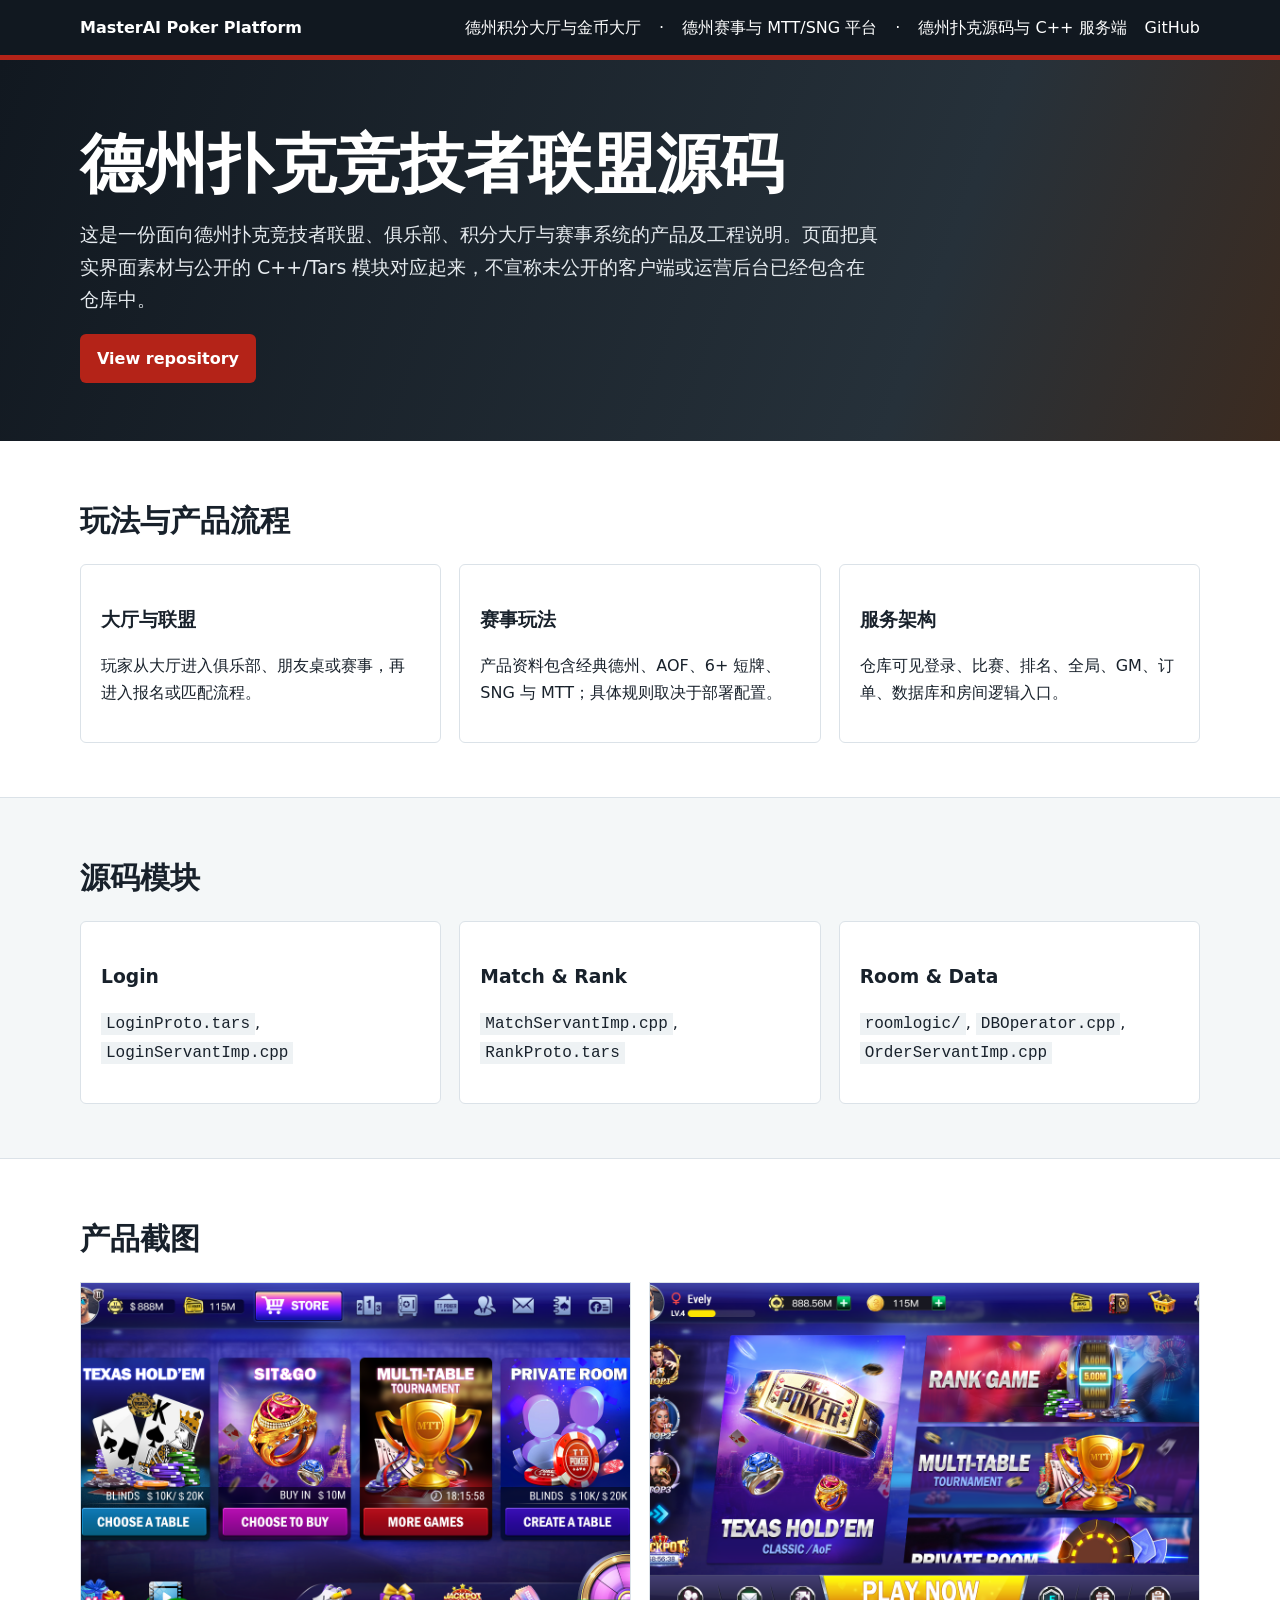
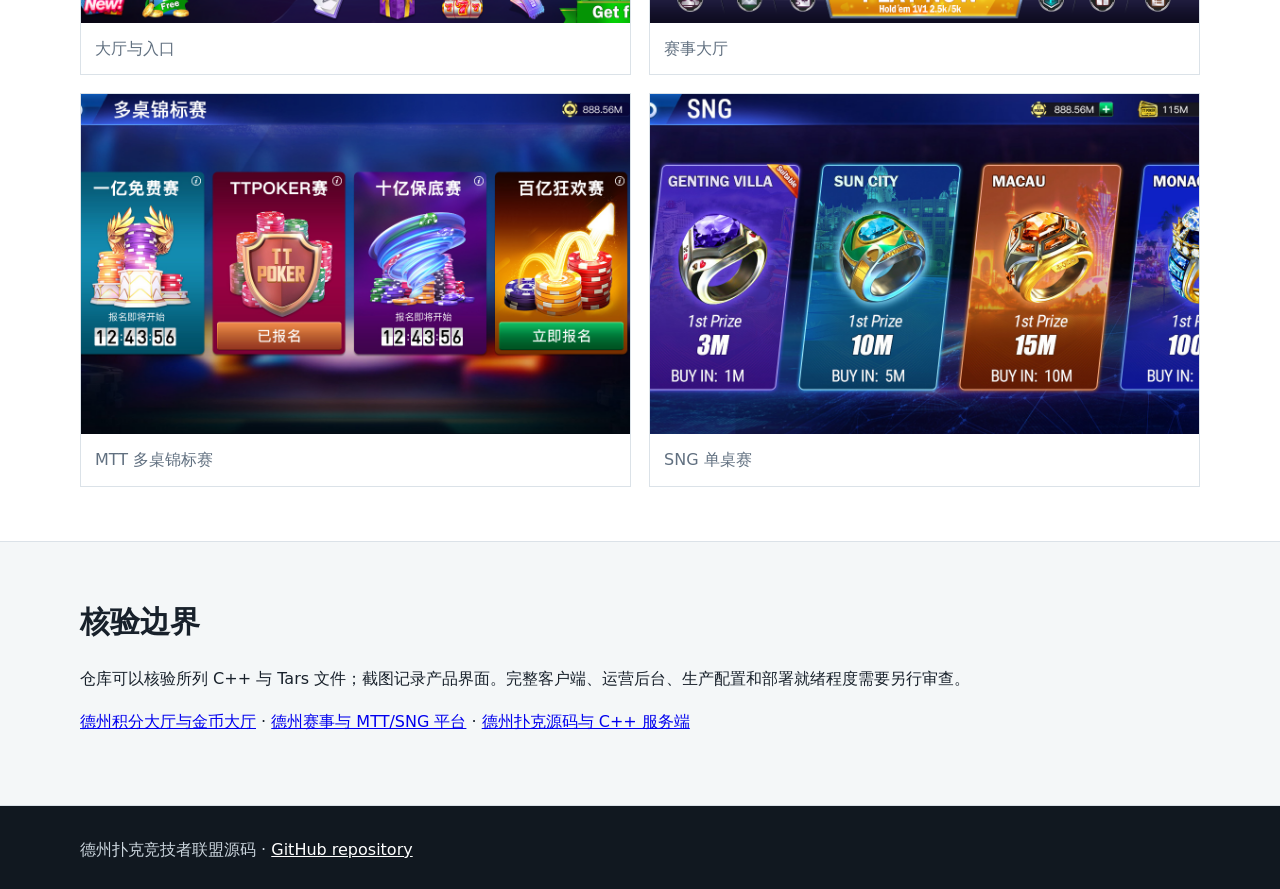
<file: docs/zh-cn/texas-holdem-league-source-code.html>
<!doctype html><html lang="zh-Hans"><head><meta charset="utf-8"><meta name="viewport" content="width=device-width,initial-scale=1"><title>德州扑克竞技者联盟源码 | MasterAI</title><meta name="description" content="德州扑克竞技者联盟源码：联盟、俱乐部、比赛匹配、排名及 C++/Tars 服务端模块说明。"><link rel="canonical" href="https://masterai-top.github.io/Texas-Holdem-Poker-League-Platform-Source-Code/zh-cn/texas-holdem-league-source-code.html"><link rel="alternate" hreflang="zh-CN" href="https://masterai-top.github.io/Texas-Holdem-Poker-League-Platform-Source-Code/zh-cn/texas-holdem-league-source-code.html">
<link rel="alternate" hreflang="zh-TW" href="https://masterai-top.github.io/Texas-Holdem-Poker-League-Platform-Source-Code/zh-tw/texas-holdem-league-source-code.html">
<link rel="alternate" hreflang="en" href="https://masterai-top.github.io/Texas-Holdem-Poker-League-Platform-Source-Code/en/poker-league-source-code.html">
<link rel="alternate" hreflang="x-default" href="https://masterai-top.github.io/Texas-Holdem-Poker-League-Platform-Source-Code/"><link rel="stylesheet" href="../styles.css"><meta property="og:title" content="德州扑克竞技者联盟源码"><meta property="og:description" content="德州扑克竞技者联盟源码：联盟、俱乐部、比赛匹配、排名及 C++/Tars 服务端模块说明。"><meta property="og:type" content="website"><meta property="og:url" content="https://masterai-top.github.io/Texas-Holdem-Poker-League-Platform-Source-Code/zh-cn/texas-holdem-league-source-code.html"><script type="application/ld+json">{"@context":"https://schema.org","@type":"SoftwareSourceCode","name":"德州扑克竞技者联盟源码","description":"德州扑克竞技者联盟源码：联盟、俱乐部、比赛匹配、排名及 C++/Tars 服务端模块说明。","codeRepository":"https://github.com/masterai-top/Texas-Holdem-Poker-League-Platform-Source-Code","programmingLanguage":["C++","Tars"]}</script></head><body><header><nav><a class="brand" href="../index.html">MasterAI Poker Platform</a><a href="./poker-lobby-points.html">德州积分大厅与金币大厅</a> · <a href="./poker-tournament-platform.html">德州赛事与 MTT/SNG 平台</a> · <a href="./texas-holdem-source-code.html">德州扑克源码与 C++ 服务端</a><a href="https://github.com/masterai-top/Texas-Holdem-Poker-League-Platform-Source-Code">GitHub</a></nav></header><main><section class="hero"><div class="wrap"><h1>德州扑克竞技者联盟源码</h1><p>这是一份面向德州扑克竞技者联盟、俱乐部、积分大厅与赛事系统的产品及工程说明。页面把真实界面素材与公开的 C++/Tars 模块对应起来，不宣称未公开的客户端或运营后台已经包含在仓库中。</p><a class="cta" href="https://github.com/masterai-top/Texas-Holdem-Poker-League-Platform-Source-Code">View repository</a></div></section><section class="section"><div class="wrap"><h2>玩法与产品流程</h2><div class="grid"><article class="panel"><h3>大厅与联盟</h3><p>玩家从大厅进入俱乐部、朋友桌或赛事，再进入报名或匹配流程。</p></article><article class="panel"><h3>赛事玩法</h3><p>产品资料包含经典德州、AOF、6+ 短牌、SNG 与 MTT；具体规则取决于部署配置。</p></article><article class="panel"><h3>服务架构</h3><p>仓库可见登录、比赛、排名、全局、GM、订单、数据库和房间逻辑入口。</p></article></div></div></section><section class="section band"><div class="wrap"><h2>源码模块</h2><div class="grid"><article class="panel"><h3>Login</h3><p><code>LoginProto.tars</code>, <code>LoginServantImp.cpp</code></p></article><article class="panel"><h3>Match & Rank</h3><p><code>MatchServantImp.cpp</code>, <code>RankProto.tars</code></p></article><article class="panel"><h3>Room & Data</h3><p><code>roomlogic/</code>, <code>DBOperator.cpp</code>, <code>OrderServantImp.cpp</code></p></article></div></div></section><section class="section"><div class="wrap"><h2>产品截图</h2><div class="gallery"><figure><img loading="lazy" src="../assets/Screenshots/大厅01.png" alt="大厅与入口 - 德州扑克竞技者联盟源码"><figcaption>大厅与入口</figcaption></figure><figure><img loading="lazy" src="../assets/Screenshots/dating.png" alt="赛事大厅 - 德州扑克竞技者联盟源码"><figcaption>赛事大厅</figcaption></figure><figure><img loading="lazy" src="../assets/Screenshots/mtt.jpg" alt="MTT 多桌锦标赛 - 德州扑克竞技者联盟源码"><figcaption>MTT 多桌锦标赛</figcaption></figure><figure><img loading="lazy" src="../assets/Screenshots/sng.jpg" alt="SNG 单桌赛 - 德州扑克竞技者联盟源码"><figcaption>SNG 单桌赛</figcaption></figure></div></div></section><section class="section band"><div class="wrap"><h2>核验边界</h2><p>仓库可以核验所列 C++ 与 Tars 文件；截图记录产品界面。完整客户端、运营后台、生产配置和部署就绪程度需要另行审查。</p><p><a href="./poker-lobby-points.html">德州积分大厅与金币大厅</a> · <a href="./poker-tournament-platform.html">德州赛事与 MTT/SNG 平台</a> · <a href="./texas-holdem-source-code.html">德州扑克源码与 C++ 服务端</a></p></div></section></main><footer><div class="wrap">德州扑克竞技者联盟源码 · <a href="https://github.com/masterai-top/Texas-Holdem-Poker-League-Platform-Source-Code">GitHub repository</a></div></footer></body></html>
</file>
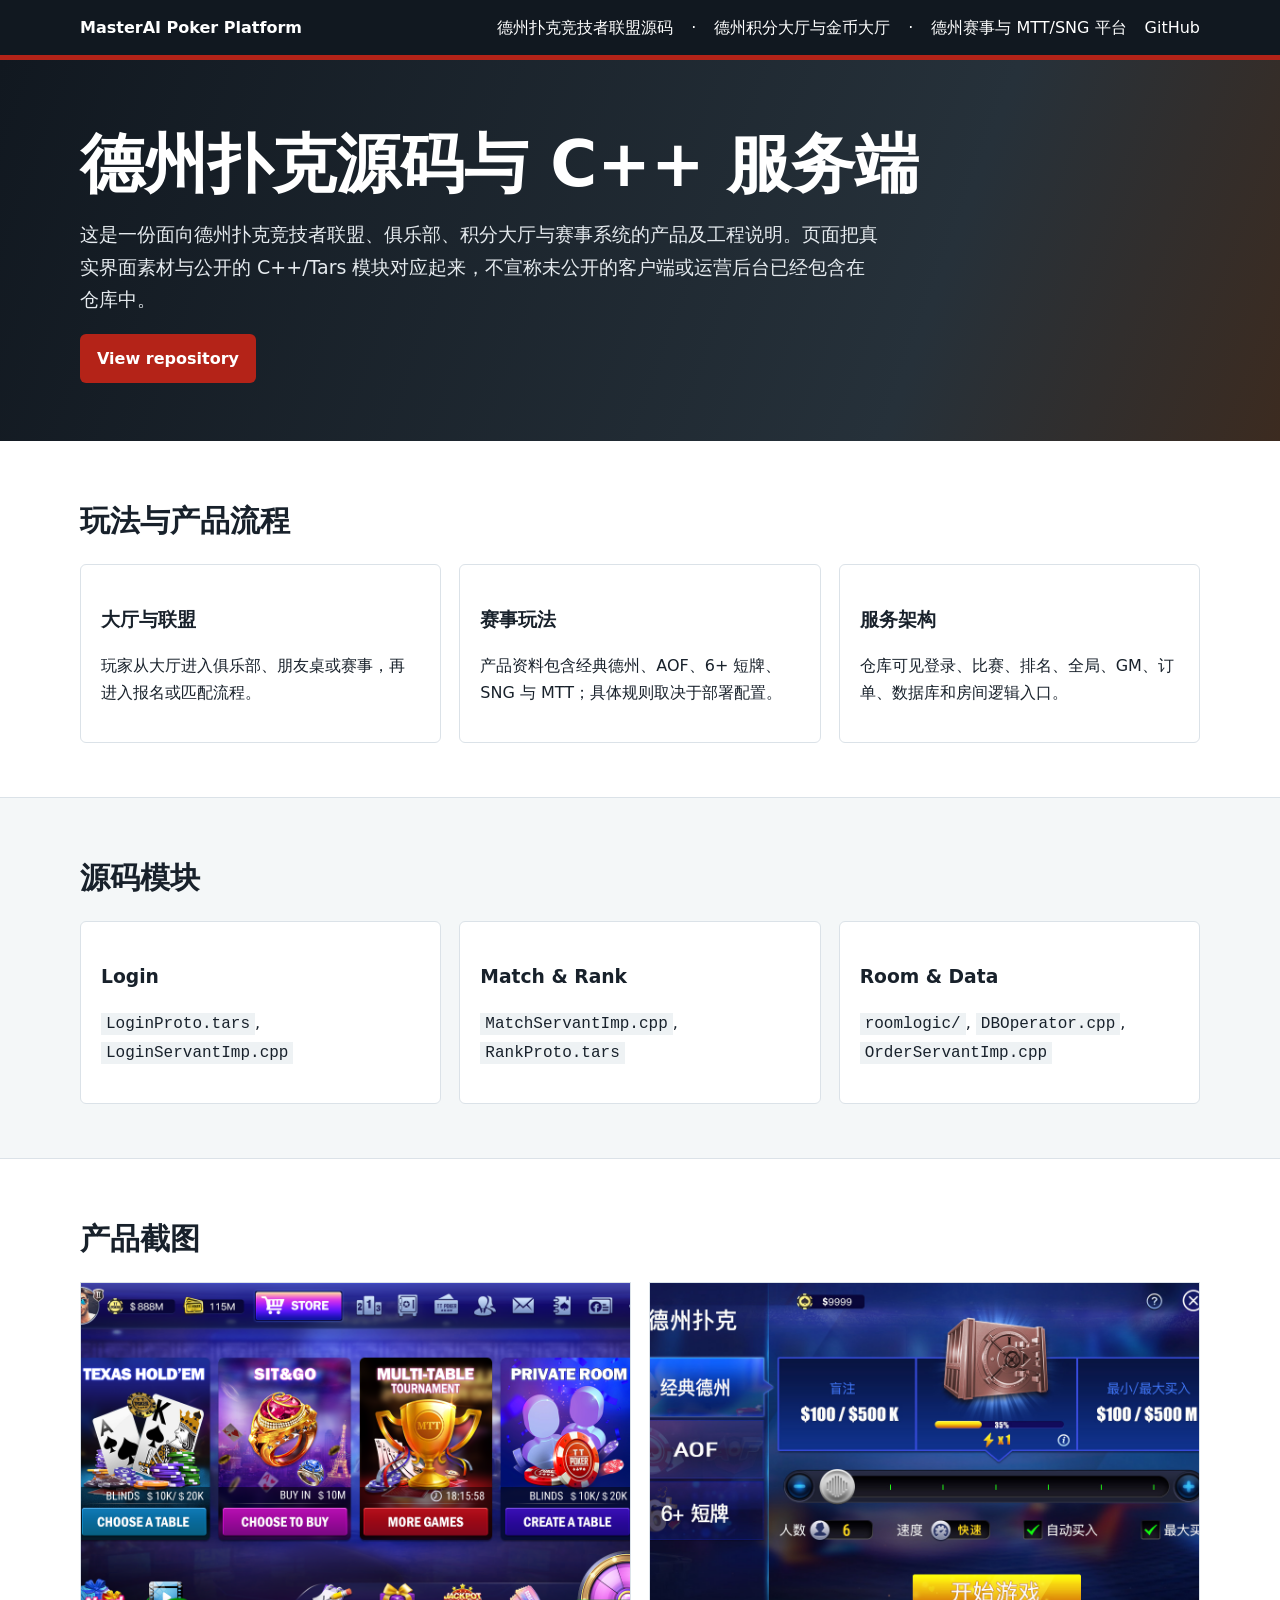
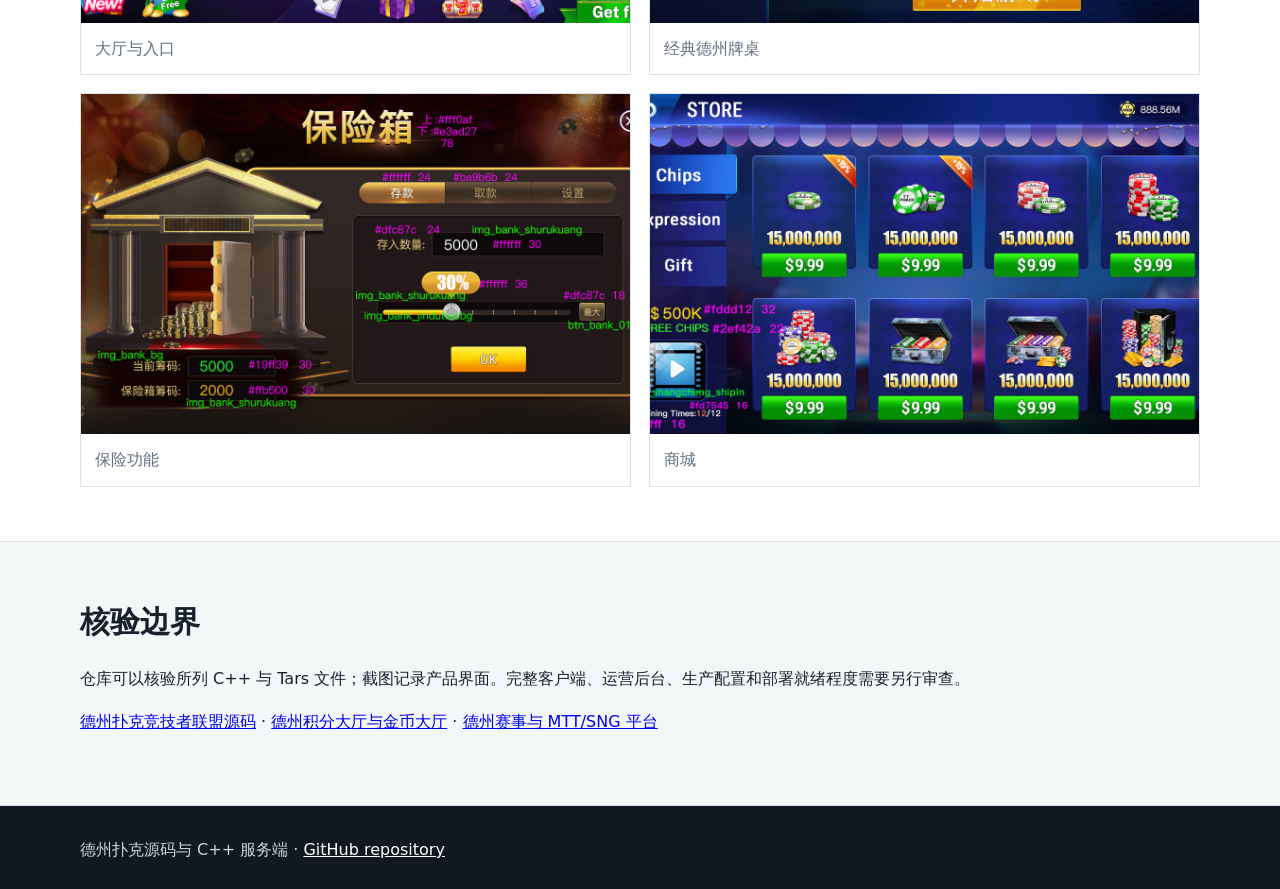
<file: docs/zh-cn/texas-holdem-source-code.html>
<!doctype html><html lang="zh-Hans"><head><meta charset="utf-8"><meta name="viewport" content="width=device-width,initial-scale=1"><title>德州扑克源码与 C++ 服务端 | MasterAI</title><meta name="description" content="德州扑克源码结构：C++、Tars、登录、比赛、排名、订单、数据库与房间逻辑。"><link rel="canonical" href="https://masterai-top.github.io/Texas-Holdem-Poker-League-Platform-Source-Code/zh-cn/texas-holdem-source-code.html"><link rel="alternate" hreflang="zh-CN" href="https://masterai-top.github.io/Texas-Holdem-Poker-League-Platform-Source-Code/zh-cn/texas-holdem-source-code.html">
<link rel="alternate" hreflang="zh-TW" href="https://masterai-top.github.io/Texas-Holdem-Poker-League-Platform-Source-Code/zh-tw/texas-holdem-source-code.html">
<link rel="alternate" hreflang="en" href="https://masterai-top.github.io/Texas-Holdem-Poker-League-Platform-Source-Code/en/poker-league-source-code.html">
<link rel="alternate" hreflang="x-default" href="https://masterai-top.github.io/Texas-Holdem-Poker-League-Platform-Source-Code/"><link rel="stylesheet" href="../styles.css"><meta property="og:title" content="德州扑克源码与 C++ 服务端"><meta property="og:description" content="德州扑克源码结构：C++、Tars、登录、比赛、排名、订单、数据库与房间逻辑。"><meta property="og:type" content="website"><meta property="og:url" content="https://masterai-top.github.io/Texas-Holdem-Poker-League-Platform-Source-Code/zh-cn/texas-holdem-source-code.html"><script type="application/ld+json">{"@context":"https://schema.org","@type":"SoftwareSourceCode","name":"德州扑克源码与 C++ 服务端","description":"德州扑克源码结构：C++、Tars、登录、比赛、排名、订单、数据库与房间逻辑。","codeRepository":"https://github.com/masterai-top/Texas-Holdem-Poker-League-Platform-Source-Code","programmingLanguage":["C++","Tars"]}</script></head><body><header><nav><a class="brand" href="../index.html">MasterAI Poker Platform</a><a href="./texas-holdem-league-source-code.html">德州扑克竞技者联盟源码</a> · <a href="./poker-lobby-points.html">德州积分大厅与金币大厅</a> · <a href="./poker-tournament-platform.html">德州赛事与 MTT/SNG 平台</a><a href="https://github.com/masterai-top/Texas-Holdem-Poker-League-Platform-Source-Code">GitHub</a></nav></header><main><section class="hero"><div class="wrap"><h1>德州扑克源码与 C++ 服务端</h1><p>这是一份面向德州扑克竞技者联盟、俱乐部、积分大厅与赛事系统的产品及工程说明。页面把真实界面素材与公开的 C++/Tars 模块对应起来，不宣称未公开的客户端或运营后台已经包含在仓库中。</p><a class="cta" href="https://github.com/masterai-top/Texas-Holdem-Poker-League-Platform-Source-Code">View repository</a></div></section><section class="section"><div class="wrap"><h2>玩法与产品流程</h2><div class="grid"><article class="panel"><h3>大厅与联盟</h3><p>玩家从大厅进入俱乐部、朋友桌或赛事，再进入报名或匹配流程。</p></article><article class="panel"><h3>赛事玩法</h3><p>产品资料包含经典德州、AOF、6+ 短牌、SNG 与 MTT；具体规则取决于部署配置。</p></article><article class="panel"><h3>服务架构</h3><p>仓库可见登录、比赛、排名、全局、GM、订单、数据库和房间逻辑入口。</p></article></div></div></section><section class="section band"><div class="wrap"><h2>源码模块</h2><div class="grid"><article class="panel"><h3>Login</h3><p><code>LoginProto.tars</code>, <code>LoginServantImp.cpp</code></p></article><article class="panel"><h3>Match & Rank</h3><p><code>MatchServantImp.cpp</code>, <code>RankProto.tars</code></p></article><article class="panel"><h3>Room & Data</h3><p><code>roomlogic/</code>, <code>DBOperator.cpp</code>, <code>OrderServantImp.cpp</code></p></article></div></div></section><section class="section"><div class="wrap"><h2>产品截图</h2><div class="gallery"><figure><img loading="lazy" src="../assets/Screenshots/大厅01.png" alt="大厅与入口 - 德州扑克源码与 C++ 服务端"><figcaption>大厅与入口</figcaption></figure><figure><img loading="lazy" src="../assets/Screenshots/jingdian.jpg" alt="经典德州牌桌 - 德州扑克源码与 C++ 服务端"><figcaption>经典德州牌桌</figcaption></figure><figure><img loading="lazy" src="../assets/Screenshots/保险3.jpg" alt="保险功能 - 德州扑克源码与 C++ 服务端"><figcaption>保险功能</figcaption></figure><figure><img loading="lazy" src="../assets/Screenshots/shop.png" alt="商城 - 德州扑克源码与 C++ 服务端"><figcaption>商城</figcaption></figure></div></div></section><section class="section band"><div class="wrap"><h2>核验边界</h2><p>仓库可以核验所列 C++ 与 Tars 文件；截图记录产品界面。完整客户端、运营后台、生产配置和部署就绪程度需要另行审查。</p><p><a href="./texas-holdem-league-source-code.html">德州扑克竞技者联盟源码</a> · <a href="./poker-lobby-points.html">德州积分大厅与金币大厅</a> · <a href="./poker-tournament-platform.html">德州赛事与 MTT/SNG 平台</a></p></div></section></main><footer><div class="wrap">德州扑克源码与 C++ 服务端 · <a href="https://github.com/masterai-top/Texas-Holdem-Poker-League-Platform-Source-Code">GitHub repository</a></div></footer></body></html>
</file>
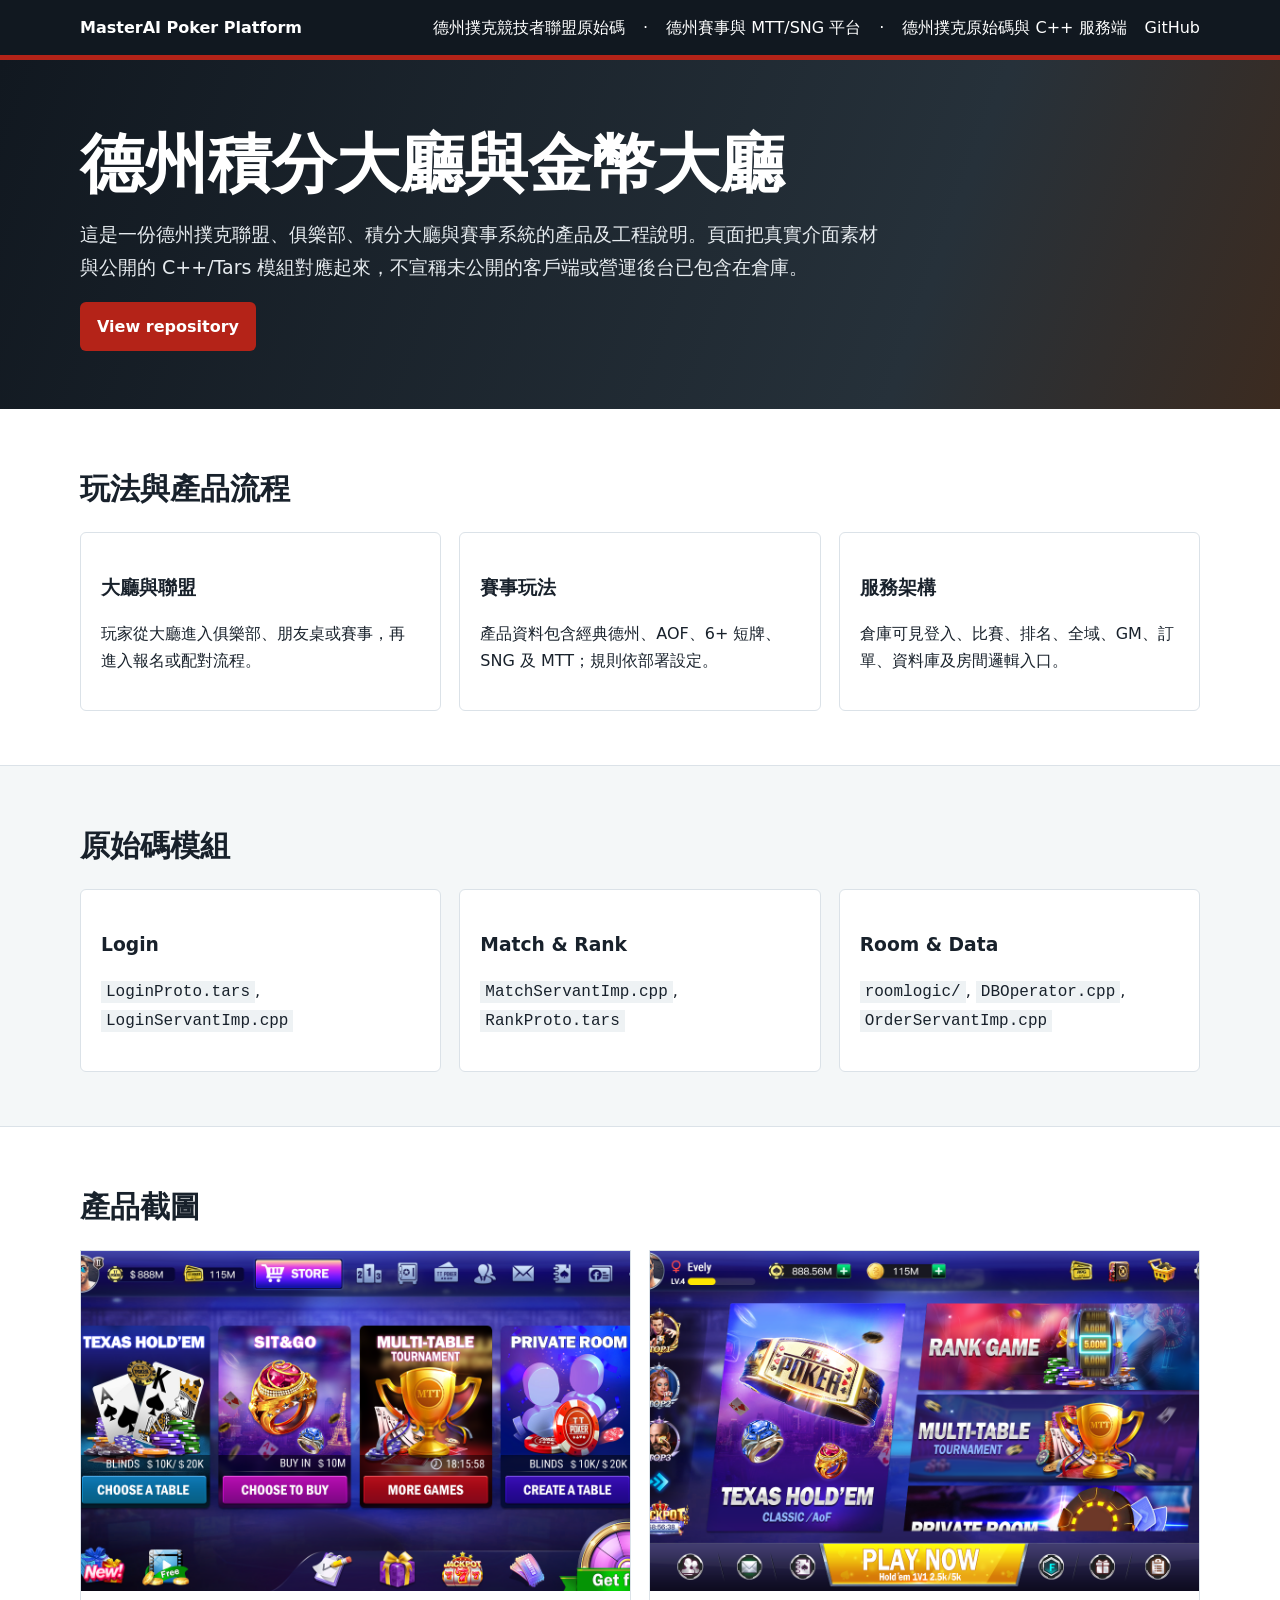
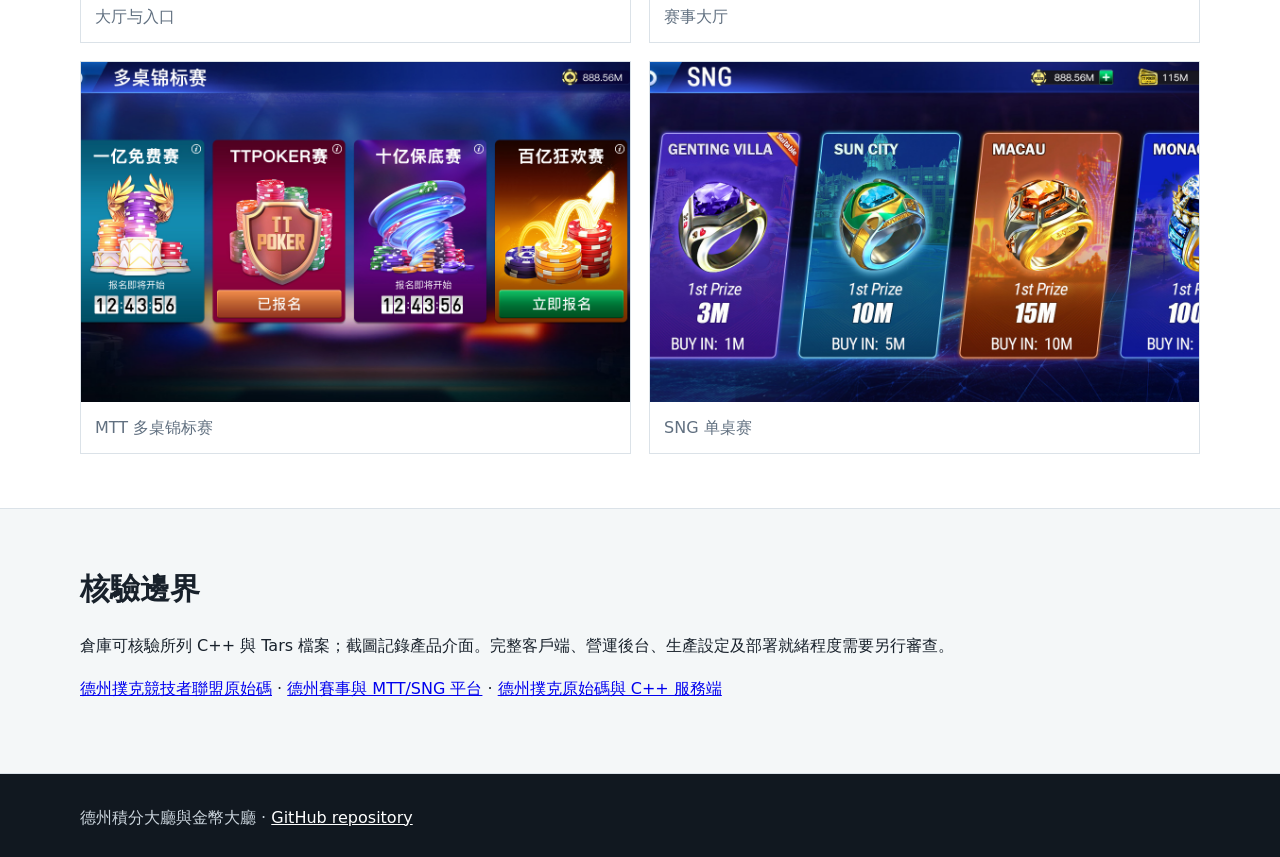
<file: docs/zh-tw/poker-lobby-points.html>
<!doctype html><html lang="zh-Hant"><head><meta charset="utf-8"><meta name="viewport" content="width=device-width,initial-scale=1"><title>德州積分大廳與金幣大廳 | MasterAI</title><meta name="description" content="德州積分大廳、金幣大廳、俱樂部入口、賽事導覽、商城與活動介面說明。"><link rel="canonical" href="https://masterai-top.github.io/Texas-Holdem-Poker-League-Platform-Source-Code/zh-tw/poker-lobby-points.html"><link rel="alternate" hreflang="zh-CN" href="https://masterai-top.github.io/Texas-Holdem-Poker-League-Platform-Source-Code/zh-cn/poker-lobby-points.html">
<link rel="alternate" hreflang="zh-TW" href="https://masterai-top.github.io/Texas-Holdem-Poker-League-Platform-Source-Code/zh-tw/poker-lobby-points.html">
<link rel="alternate" hreflang="en" href="https://masterai-top.github.io/Texas-Holdem-Poker-League-Platform-Source-Code/en/poker-lobby-tournament-platform.html">
<link rel="alternate" hreflang="x-default" href="https://masterai-top.github.io/Texas-Holdem-Poker-League-Platform-Source-Code/"><link rel="stylesheet" href="../styles.css"><meta property="og:title" content="德州積分大廳與金幣大廳"><meta property="og:description" content="德州積分大廳、金幣大廳、俱樂部入口、賽事導覽、商城與活動介面說明。"><meta property="og:type" content="website"><meta property="og:url" content="https://masterai-top.github.io/Texas-Holdem-Poker-League-Platform-Source-Code/zh-tw/poker-lobby-points.html"><script type="application/ld+json">{"@context":"https://schema.org","@type":"SoftwareSourceCode","name":"德州積分大廳與金幣大廳","description":"德州積分大廳、金幣大廳、俱樂部入口、賽事導覽、商城與活動介面說明。","codeRepository":"https://github.com/masterai-top/Texas-Holdem-Poker-League-Platform-Source-Code","programmingLanguage":["C++","Tars"]}</script></head><body><header><nav><a class="brand" href="../index.html">MasterAI Poker Platform</a><a href="./texas-holdem-league-source-code.html">德州撲克競技者聯盟原始碼</a> · <a href="./poker-tournament-platform.html">德州賽事與 MTT/SNG 平台</a> · <a href="./texas-holdem-source-code.html">德州撲克原始碼與 C++ 服務端</a><a href="https://github.com/masterai-top/Texas-Holdem-Poker-League-Platform-Source-Code">GitHub</a></nav></header><main><section class="hero"><div class="wrap"><h1>德州積分大廳與金幣大廳</h1><p>這是一份德州撲克聯盟、俱樂部、積分大廳與賽事系統的產品及工程說明。頁面把真實介面素材與公開的 C++/Tars 模組對應起來，不宣稱未公開的客戶端或營運後台已包含在倉庫。</p><a class="cta" href="https://github.com/masterai-top/Texas-Holdem-Poker-League-Platform-Source-Code">View repository</a></div></section><section class="section"><div class="wrap"><h2>玩法與產品流程</h2><div class="grid"><article class="panel"><h3>大廳與聯盟</h3><p>玩家從大廳進入俱樂部、朋友桌或賽事，再進入報名或配對流程。</p></article><article class="panel"><h3>賽事玩法</h3><p>產品資料包含經典德州、AOF、6+ 短牌、SNG 及 MTT；規則依部署設定。</p></article><article class="panel"><h3>服務架構</h3><p>倉庫可見登入、比賽、排名、全域、GM、訂單、資料庫及房間邏輯入口。</p></article></div></div></section><section class="section band"><div class="wrap"><h2>原始碼模組</h2><div class="grid"><article class="panel"><h3>Login</h3><p><code>LoginProto.tars</code>, <code>LoginServantImp.cpp</code></p></article><article class="panel"><h3>Match & Rank</h3><p><code>MatchServantImp.cpp</code>, <code>RankProto.tars</code></p></article><article class="panel"><h3>Room & Data</h3><p><code>roomlogic/</code>, <code>DBOperator.cpp</code>, <code>OrderServantImp.cpp</code></p></article></div></div></section><section class="section"><div class="wrap"><h2>產品截圖</h2><div class="gallery"><figure><img loading="lazy" src="../assets/Screenshots/大厅01.png" alt="大厅与入口 - 德州積分大廳與金幣大廳"><figcaption>大厅与入口</figcaption></figure><figure><img loading="lazy" src="../assets/Screenshots/dating.png" alt="赛事大厅 - 德州積分大廳與金幣大廳"><figcaption>赛事大厅</figcaption></figure><figure><img loading="lazy" src="../assets/Screenshots/mtt.jpg" alt="MTT 多桌锦标赛 - 德州積分大廳與金幣大廳"><figcaption>MTT 多桌锦标赛</figcaption></figure><figure><img loading="lazy" src="../assets/Screenshots/sng.jpg" alt="SNG 单桌赛 - 德州積分大廳與金幣大廳"><figcaption>SNG 单桌赛</figcaption></figure></div></div></section><section class="section band"><div class="wrap"><h2>核驗邊界</h2><p>倉庫可核驗所列 C++ 與 Tars 檔案；截圖記錄產品介面。完整客戶端、營運後台、生產設定及部署就緒程度需要另行審查。</p><p><a href="./texas-holdem-league-source-code.html">德州撲克競技者聯盟原始碼</a> · <a href="./poker-tournament-platform.html">德州賽事與 MTT/SNG 平台</a> · <a href="./texas-holdem-source-code.html">德州撲克原始碼與 C++ 服務端</a></p></div></section></main><footer><div class="wrap">德州積分大廳與金幣大廳 · <a href="https://github.com/masterai-top/Texas-Holdem-Poker-League-Platform-Source-Code">GitHub repository</a></div></footer></body></html>
</file>
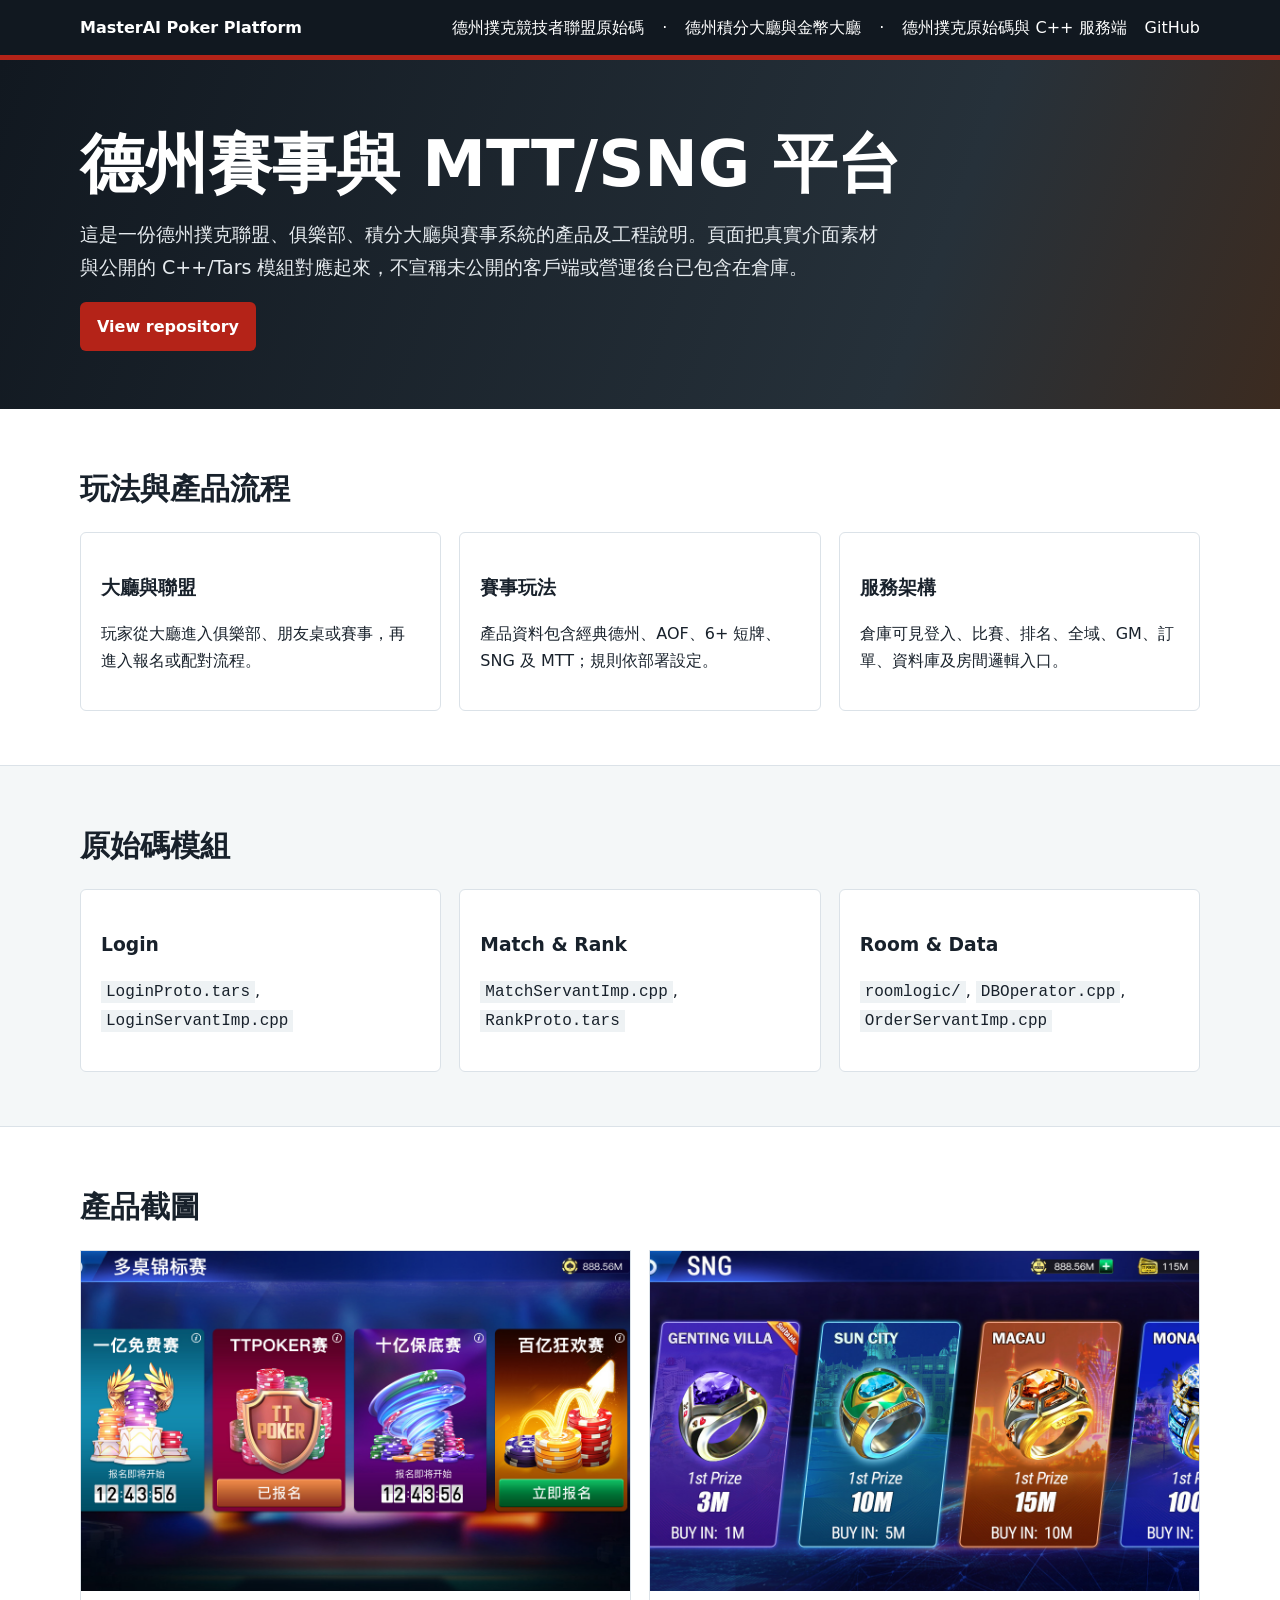
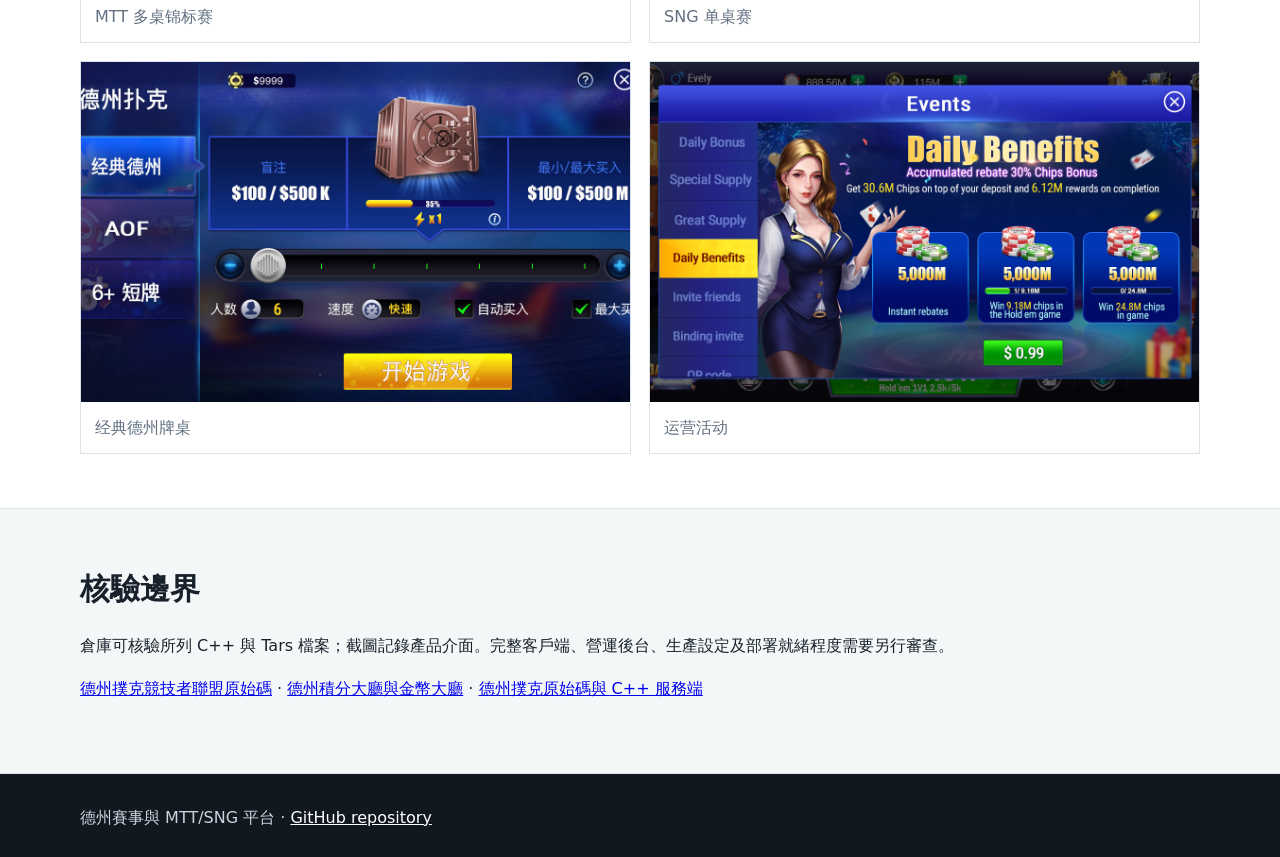
<file: docs/zh-tw/poker-tournament-platform.html>
<!doctype html><html lang="zh-Hant"><head><meta charset="utf-8"><meta name="viewport" content="width=device-width,initial-scale=1"><title>德州賽事與 MTT/SNG 平台 | MasterAI</title><meta name="description" content="德州賽事原始碼專題，說明 SNG、MTT、報名配對、房間流程及排名協定。"><link rel="canonical" href="https://masterai-top.github.io/Texas-Holdem-Poker-League-Platform-Source-Code/zh-tw/poker-tournament-platform.html"><link rel="alternate" hreflang="zh-CN" href="https://masterai-top.github.io/Texas-Holdem-Poker-League-Platform-Source-Code/zh-cn/poker-tournament-platform.html">
<link rel="alternate" hreflang="zh-TW" href="https://masterai-top.github.io/Texas-Holdem-Poker-League-Platform-Source-Code/zh-tw/poker-tournament-platform.html">
<link rel="alternate" hreflang="en" href="https://masterai-top.github.io/Texas-Holdem-Poker-League-Platform-Source-Code/en/poker-lobby-tournament-platform.html">
<link rel="alternate" hreflang="x-default" href="https://masterai-top.github.io/Texas-Holdem-Poker-League-Platform-Source-Code/"><link rel="stylesheet" href="../styles.css"><meta property="og:title" content="德州賽事與 MTT/SNG 平台"><meta property="og:description" content="德州賽事原始碼專題，說明 SNG、MTT、報名配對、房間流程及排名協定。"><meta property="og:type" content="website"><meta property="og:url" content="https://masterai-top.github.io/Texas-Holdem-Poker-League-Platform-Source-Code/zh-tw/poker-tournament-platform.html"><script type="application/ld+json">{"@context":"https://schema.org","@type":"SoftwareSourceCode","name":"德州賽事與 MTT/SNG 平台","description":"德州賽事原始碼專題，說明 SNG、MTT、報名配對、房間流程及排名協定。","codeRepository":"https://github.com/masterai-top/Texas-Holdem-Poker-League-Platform-Source-Code","programmingLanguage":["C++","Tars"]}</script></head><body><header><nav><a class="brand" href="../index.html">MasterAI Poker Platform</a><a href="./texas-holdem-league-source-code.html">德州撲克競技者聯盟原始碼</a> · <a href="./poker-lobby-points.html">德州積分大廳與金幣大廳</a> · <a href="./texas-holdem-source-code.html">德州撲克原始碼與 C++ 服務端</a><a href="https://github.com/masterai-top/Texas-Holdem-Poker-League-Platform-Source-Code">GitHub</a></nav></header><main><section class="hero"><div class="wrap"><h1>德州賽事與 MTT/SNG 平台</h1><p>這是一份德州撲克聯盟、俱樂部、積分大廳與賽事系統的產品及工程說明。頁面把真實介面素材與公開的 C++/Tars 模組對應起來，不宣稱未公開的客戶端或營運後台已包含在倉庫。</p><a class="cta" href="https://github.com/masterai-top/Texas-Holdem-Poker-League-Platform-Source-Code">View repository</a></div></section><section class="section"><div class="wrap"><h2>玩法與產品流程</h2><div class="grid"><article class="panel"><h3>大廳與聯盟</h3><p>玩家從大廳進入俱樂部、朋友桌或賽事，再進入報名或配對流程。</p></article><article class="panel"><h3>賽事玩法</h3><p>產品資料包含經典德州、AOF、6+ 短牌、SNG 及 MTT；規則依部署設定。</p></article><article class="panel"><h3>服務架構</h3><p>倉庫可見登入、比賽、排名、全域、GM、訂單、資料庫及房間邏輯入口。</p></article></div></div></section><section class="section band"><div class="wrap"><h2>原始碼模組</h2><div class="grid"><article class="panel"><h3>Login</h3><p><code>LoginProto.tars</code>, <code>LoginServantImp.cpp</code></p></article><article class="panel"><h3>Match & Rank</h3><p><code>MatchServantImp.cpp</code>, <code>RankProto.tars</code></p></article><article class="panel"><h3>Room & Data</h3><p><code>roomlogic/</code>, <code>DBOperator.cpp</code>, <code>OrderServantImp.cpp</code></p></article></div></div></section><section class="section"><div class="wrap"><h2>產品截圖</h2><div class="gallery"><figure><img loading="lazy" src="../assets/Screenshots/mtt.jpg" alt="MTT 多桌锦标赛 - 德州賽事與 MTT/SNG 平台"><figcaption>MTT 多桌锦标赛</figcaption></figure><figure><img loading="lazy" src="../assets/Screenshots/sng.jpg" alt="SNG 单桌赛 - 德州賽事與 MTT/SNG 平台"><figcaption>SNG 单桌赛</figcaption></figure><figure><img loading="lazy" src="../assets/Screenshots/jingdian.jpg" alt="经典德州牌桌 - 德州賽事與 MTT/SNG 平台"><figcaption>经典德州牌桌</figcaption></figure><figure><img loading="lazy" src="../assets/Screenshots/action.png" alt="运营活动 - 德州賽事與 MTT/SNG 平台"><figcaption>运营活动</figcaption></figure></div></div></section><section class="section band"><div class="wrap"><h2>核驗邊界</h2><p>倉庫可核驗所列 C++ 與 Tars 檔案；截圖記錄產品介面。完整客戶端、營運後台、生產設定及部署就緒程度需要另行審查。</p><p><a href="./texas-holdem-league-source-code.html">德州撲克競技者聯盟原始碼</a> · <a href="./poker-lobby-points.html">德州積分大廳與金幣大廳</a> · <a href="./texas-holdem-source-code.html">德州撲克原始碼與 C++ 服務端</a></p></div></section></main><footer><div class="wrap">德州賽事與 MTT/SNG 平台 · <a href="https://github.com/masterai-top/Texas-Holdem-Poker-League-Platform-Source-Code">GitHub repository</a></div></footer></body></html>
</file>
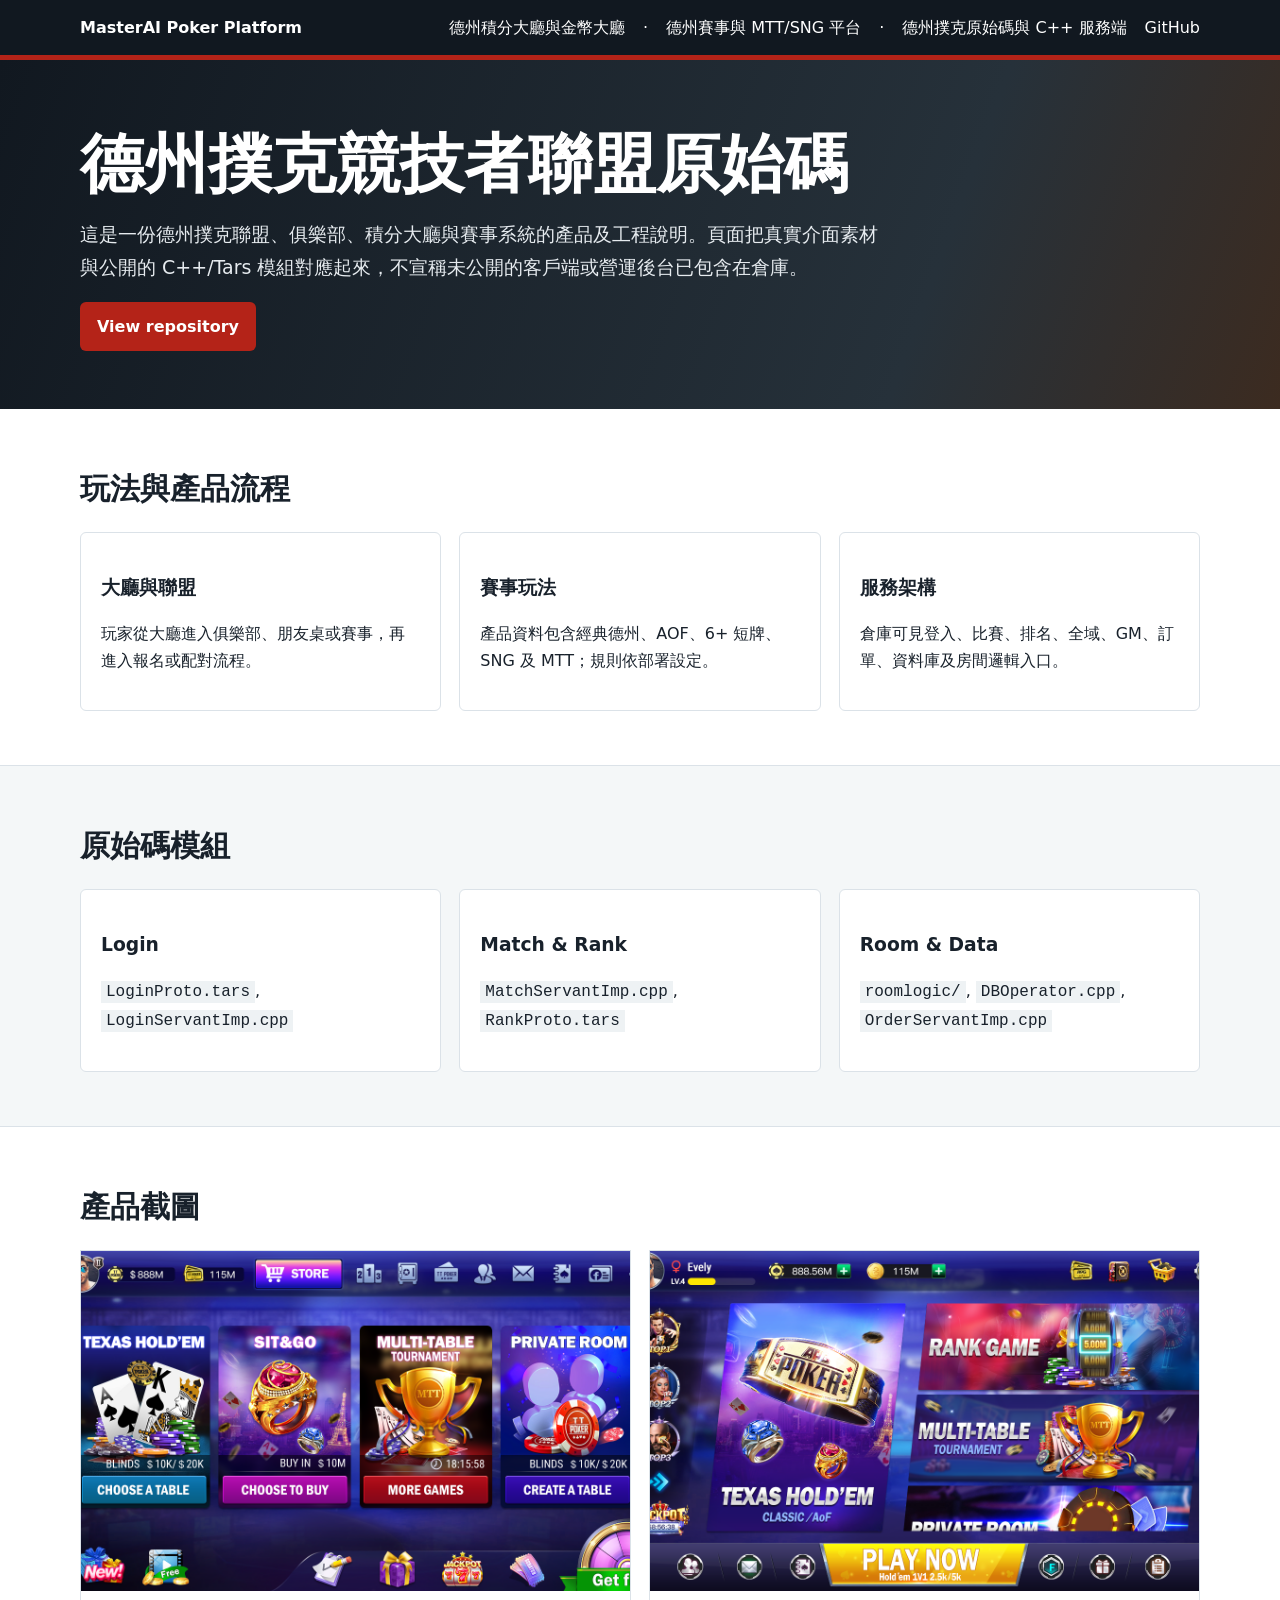
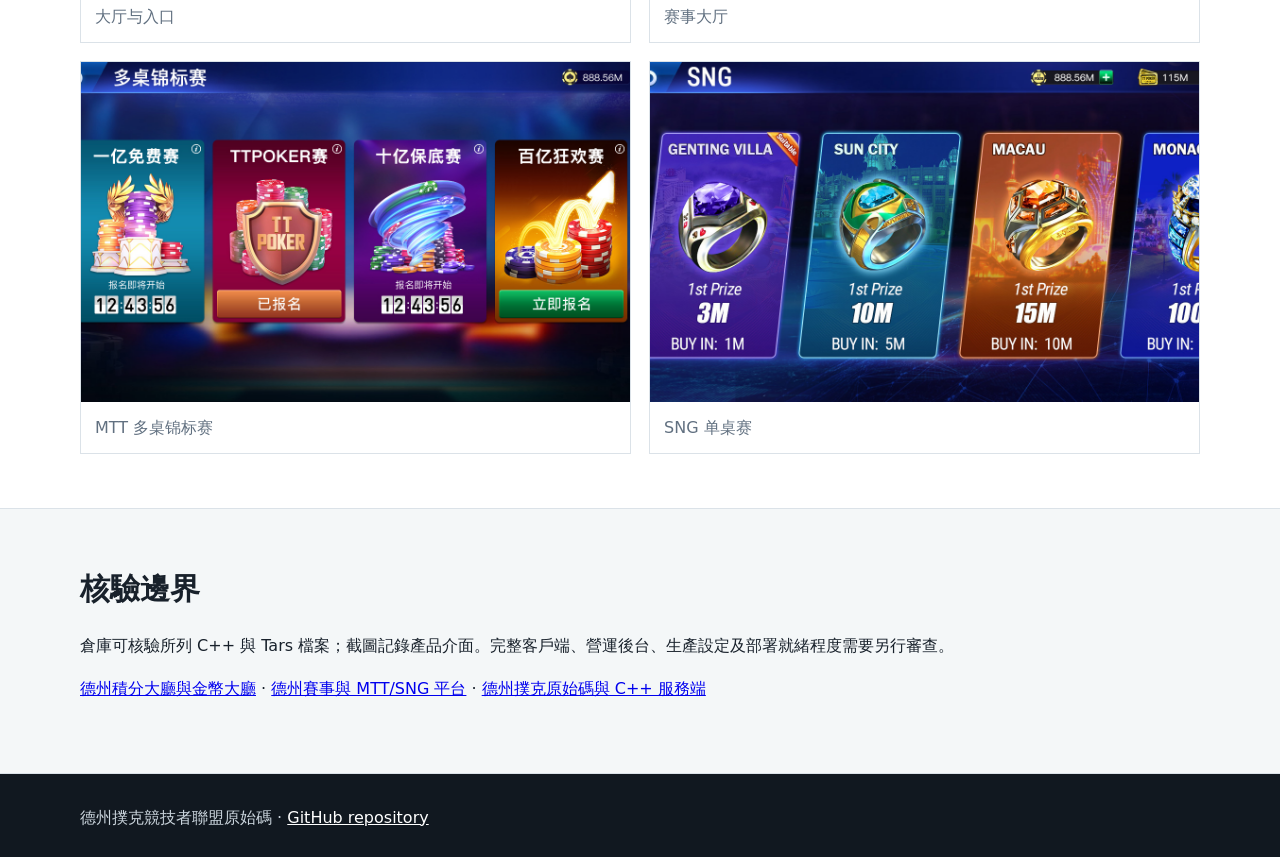
<file: docs/zh-tw/texas-holdem-league-source-code.html>
<!doctype html><html lang="zh-Hant"><head><meta charset="utf-8"><meta name="viewport" content="width=device-width,initial-scale=1"><title>德州撲克競技者聯盟原始碼 | MasterAI</title><meta name="description" content="德州撲克聯盟、俱樂部、比賽配對、排名及 C++/Tars 服務端模組說明。"><link rel="canonical" href="https://masterai-top.github.io/Texas-Holdem-Poker-League-Platform-Source-Code/zh-tw/texas-holdem-league-source-code.html"><link rel="alternate" hreflang="zh-CN" href="https://masterai-top.github.io/Texas-Holdem-Poker-League-Platform-Source-Code/zh-cn/texas-holdem-league-source-code.html">
<link rel="alternate" hreflang="zh-TW" href="https://masterai-top.github.io/Texas-Holdem-Poker-League-Platform-Source-Code/zh-tw/texas-holdem-league-source-code.html">
<link rel="alternate" hreflang="en" href="https://masterai-top.github.io/Texas-Holdem-Poker-League-Platform-Source-Code/en/poker-league-source-code.html">
<link rel="alternate" hreflang="x-default" href="https://masterai-top.github.io/Texas-Holdem-Poker-League-Platform-Source-Code/"><link rel="stylesheet" href="../styles.css"><meta property="og:title" content="德州撲克競技者聯盟原始碼"><meta property="og:description" content="德州撲克聯盟、俱樂部、比賽配對、排名及 C++/Tars 服務端模組說明。"><meta property="og:type" content="website"><meta property="og:url" content="https://masterai-top.github.io/Texas-Holdem-Poker-League-Platform-Source-Code/zh-tw/texas-holdem-league-source-code.html"><script type="application/ld+json">{"@context":"https://schema.org","@type":"SoftwareSourceCode","name":"德州撲克競技者聯盟原始碼","description":"德州撲克聯盟、俱樂部、比賽配對、排名及 C++/Tars 服務端模組說明。","codeRepository":"https://github.com/masterai-top/Texas-Holdem-Poker-League-Platform-Source-Code","programmingLanguage":["C++","Tars"]}</script></head><body><header><nav><a class="brand" href="../index.html">MasterAI Poker Platform</a><a href="./poker-lobby-points.html">德州積分大廳與金幣大廳</a> · <a href="./poker-tournament-platform.html">德州賽事與 MTT/SNG 平台</a> · <a href="./texas-holdem-source-code.html">德州撲克原始碼與 C++ 服務端</a><a href="https://github.com/masterai-top/Texas-Holdem-Poker-League-Platform-Source-Code">GitHub</a></nav></header><main><section class="hero"><div class="wrap"><h1>德州撲克競技者聯盟原始碼</h1><p>這是一份德州撲克聯盟、俱樂部、積分大廳與賽事系統的產品及工程說明。頁面把真實介面素材與公開的 C++/Tars 模組對應起來，不宣稱未公開的客戶端或營運後台已包含在倉庫。</p><a class="cta" href="https://github.com/masterai-top/Texas-Holdem-Poker-League-Platform-Source-Code">View repository</a></div></section><section class="section"><div class="wrap"><h2>玩法與產品流程</h2><div class="grid"><article class="panel"><h3>大廳與聯盟</h3><p>玩家從大廳進入俱樂部、朋友桌或賽事，再進入報名或配對流程。</p></article><article class="panel"><h3>賽事玩法</h3><p>產品資料包含經典德州、AOF、6+ 短牌、SNG 及 MTT；規則依部署設定。</p></article><article class="panel"><h3>服務架構</h3><p>倉庫可見登入、比賽、排名、全域、GM、訂單、資料庫及房間邏輯入口。</p></article></div></div></section><section class="section band"><div class="wrap"><h2>原始碼模組</h2><div class="grid"><article class="panel"><h3>Login</h3><p><code>LoginProto.tars</code>, <code>LoginServantImp.cpp</code></p></article><article class="panel"><h3>Match & Rank</h3><p><code>MatchServantImp.cpp</code>, <code>RankProto.tars</code></p></article><article class="panel"><h3>Room & Data</h3><p><code>roomlogic/</code>, <code>DBOperator.cpp</code>, <code>OrderServantImp.cpp</code></p></article></div></div></section><section class="section"><div class="wrap"><h2>產品截圖</h2><div class="gallery"><figure><img loading="lazy" src="../assets/Screenshots/大厅01.png" alt="大厅与入口 - 德州撲克競技者聯盟原始碼"><figcaption>大厅与入口</figcaption></figure><figure><img loading="lazy" src="../assets/Screenshots/dating.png" alt="赛事大厅 - 德州撲克競技者聯盟原始碼"><figcaption>赛事大厅</figcaption></figure><figure><img loading="lazy" src="../assets/Screenshots/mtt.jpg" alt="MTT 多桌锦标赛 - 德州撲克競技者聯盟原始碼"><figcaption>MTT 多桌锦标赛</figcaption></figure><figure><img loading="lazy" src="../assets/Screenshots/sng.jpg" alt="SNG 单桌赛 - 德州撲克競技者聯盟原始碼"><figcaption>SNG 单桌赛</figcaption></figure></div></div></section><section class="section band"><div class="wrap"><h2>核驗邊界</h2><p>倉庫可核驗所列 C++ 與 Tars 檔案；截圖記錄產品介面。完整客戶端、營運後台、生產設定及部署就緒程度需要另行審查。</p><p><a href="./poker-lobby-points.html">德州積分大廳與金幣大廳</a> · <a href="./poker-tournament-platform.html">德州賽事與 MTT/SNG 平台</a> · <a href="./texas-holdem-source-code.html">德州撲克原始碼與 C++ 服務端</a></p></div></section></main><footer><div class="wrap">德州撲克競技者聯盟原始碼 · <a href="https://github.com/masterai-top/Texas-Holdem-Poker-League-Platform-Source-Code">GitHub repository</a></div></footer></body></html>
</file>
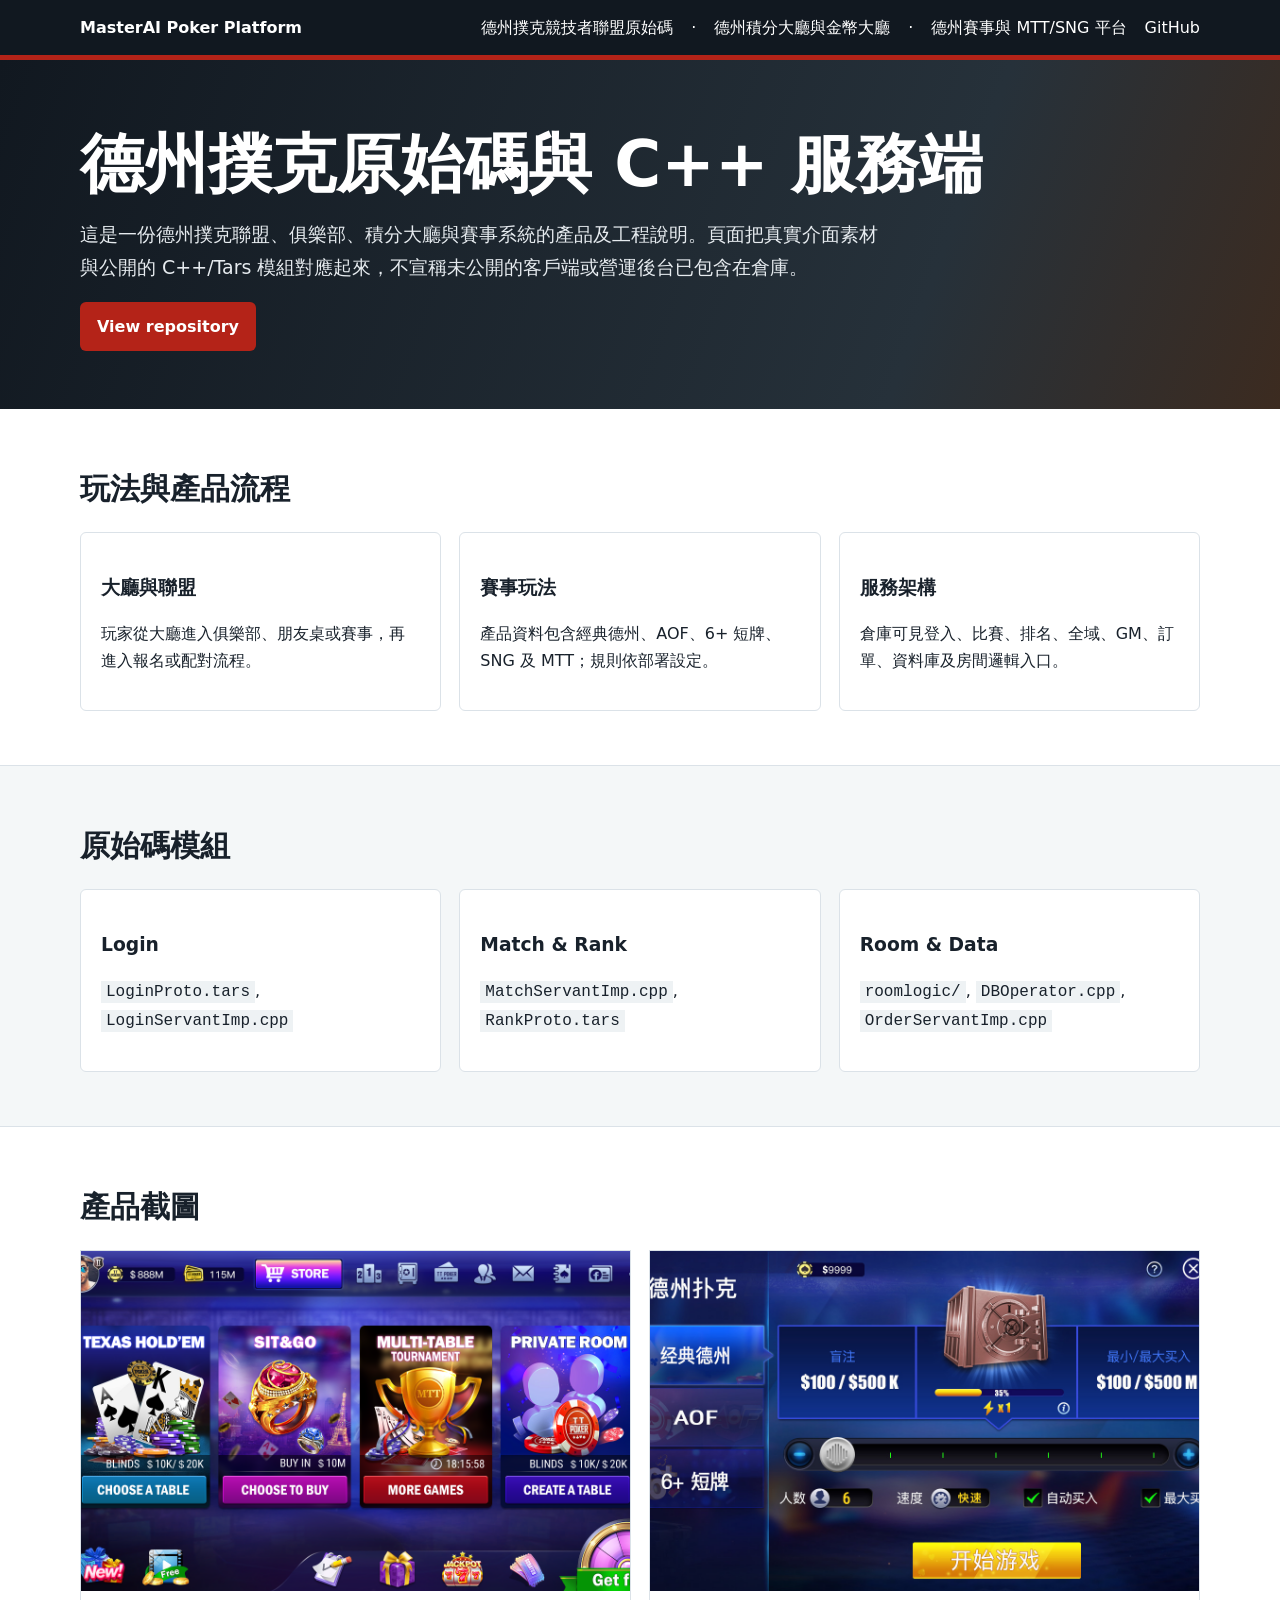
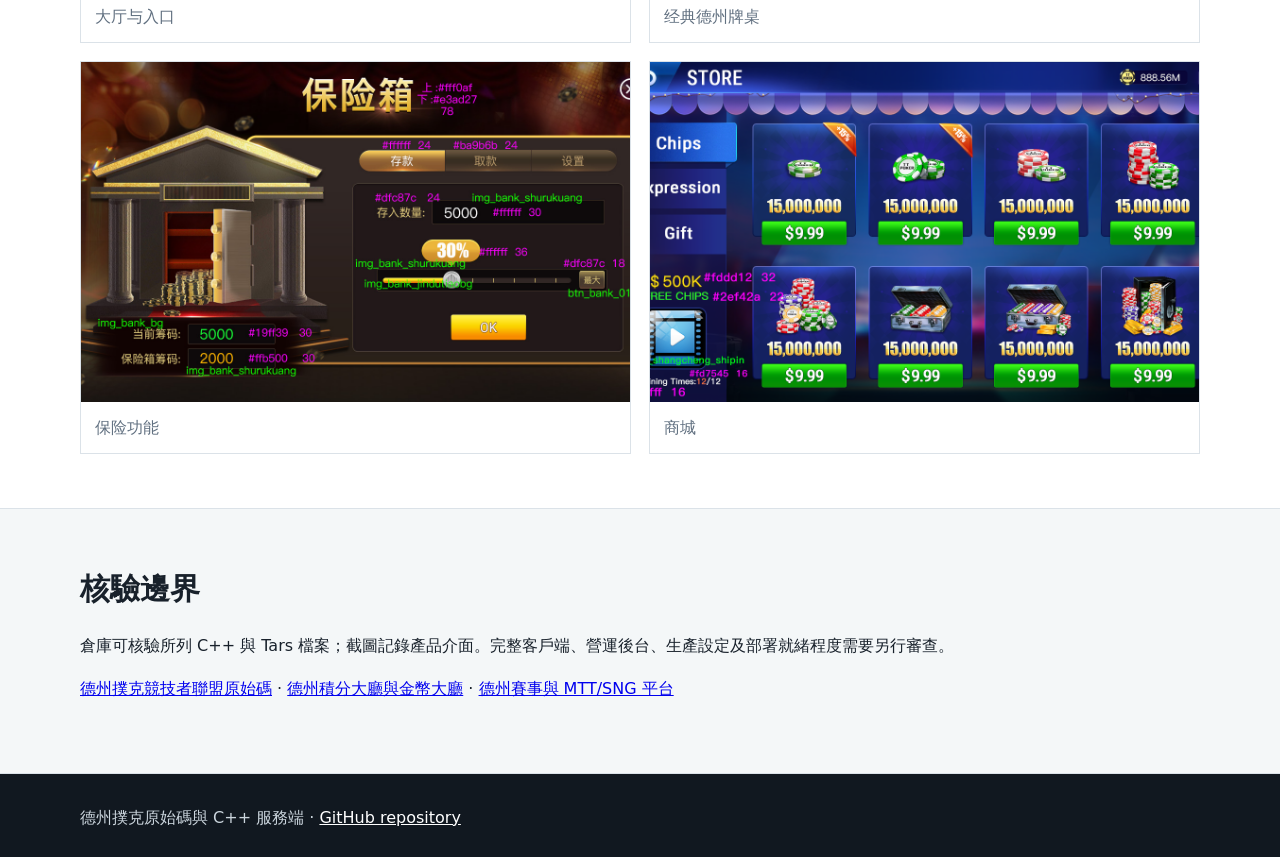
<file: docs/zh-tw/texas-holdem-source-code.html>
<!doctype html><html lang="zh-Hant"><head><meta charset="utf-8"><meta name="viewport" content="width=device-width,initial-scale=1"><title>德州撲克原始碼與 C++ 服務端 | MasterAI</title><meta name="description" content="德州撲克原始碼結構：C++、Tars、登入、比賽、排名、訂單、資料庫與房間邏輯。"><link rel="canonical" href="https://masterai-top.github.io/Texas-Holdem-Poker-League-Platform-Source-Code/zh-tw/texas-holdem-source-code.html"><link rel="alternate" hreflang="zh-CN" href="https://masterai-top.github.io/Texas-Holdem-Poker-League-Platform-Source-Code/zh-cn/texas-holdem-source-code.html">
<link rel="alternate" hreflang="zh-TW" href="https://masterai-top.github.io/Texas-Holdem-Poker-League-Platform-Source-Code/zh-tw/texas-holdem-source-code.html">
<link rel="alternate" hreflang="en" href="https://masterai-top.github.io/Texas-Holdem-Poker-League-Platform-Source-Code/en/poker-league-source-code.html">
<link rel="alternate" hreflang="x-default" href="https://masterai-top.github.io/Texas-Holdem-Poker-League-Platform-Source-Code/"><link rel="stylesheet" href="../styles.css"><meta property="og:title" content="德州撲克原始碼與 C++ 服務端"><meta property="og:description" content="德州撲克原始碼結構：C++、Tars、登入、比賽、排名、訂單、資料庫與房間邏輯。"><meta property="og:type" content="website"><meta property="og:url" content="https://masterai-top.github.io/Texas-Holdem-Poker-League-Platform-Source-Code/zh-tw/texas-holdem-source-code.html"><script type="application/ld+json">{"@context":"https://schema.org","@type":"SoftwareSourceCode","name":"德州撲克原始碼與 C++ 服務端","description":"德州撲克原始碼結構：C++、Tars、登入、比賽、排名、訂單、資料庫與房間邏輯。","codeRepository":"https://github.com/masterai-top/Texas-Holdem-Poker-League-Platform-Source-Code","programmingLanguage":["C++","Tars"]}</script></head><body><header><nav><a class="brand" href="../index.html">MasterAI Poker Platform</a><a href="./texas-holdem-league-source-code.html">德州撲克競技者聯盟原始碼</a> · <a href="./poker-lobby-points.html">德州積分大廳與金幣大廳</a> · <a href="./poker-tournament-platform.html">德州賽事與 MTT/SNG 平台</a><a href="https://github.com/masterai-top/Texas-Holdem-Poker-League-Platform-Source-Code">GitHub</a></nav></header><main><section class="hero"><div class="wrap"><h1>德州撲克原始碼與 C++ 服務端</h1><p>這是一份德州撲克聯盟、俱樂部、積分大廳與賽事系統的產品及工程說明。頁面把真實介面素材與公開的 C++/Tars 模組對應起來，不宣稱未公開的客戶端或營運後台已包含在倉庫。</p><a class="cta" href="https://github.com/masterai-top/Texas-Holdem-Poker-League-Platform-Source-Code">View repository</a></div></section><section class="section"><div class="wrap"><h2>玩法與產品流程</h2><div class="grid"><article class="panel"><h3>大廳與聯盟</h3><p>玩家從大廳進入俱樂部、朋友桌或賽事，再進入報名或配對流程。</p></article><article class="panel"><h3>賽事玩法</h3><p>產品資料包含經典德州、AOF、6+ 短牌、SNG 及 MTT；規則依部署設定。</p></article><article class="panel"><h3>服務架構</h3><p>倉庫可見登入、比賽、排名、全域、GM、訂單、資料庫及房間邏輯入口。</p></article></div></div></section><section class="section band"><div class="wrap"><h2>原始碼模組</h2><div class="grid"><article class="panel"><h3>Login</h3><p><code>LoginProto.tars</code>, <code>LoginServantImp.cpp</code></p></article><article class="panel"><h3>Match & Rank</h3><p><code>MatchServantImp.cpp</code>, <code>RankProto.tars</code></p></article><article class="panel"><h3>Room & Data</h3><p><code>roomlogic/</code>, <code>DBOperator.cpp</code>, <code>OrderServantImp.cpp</code></p></article></div></div></section><section class="section"><div class="wrap"><h2>產品截圖</h2><div class="gallery"><figure><img loading="lazy" src="../assets/Screenshots/大厅01.png" alt="大厅与入口 - 德州撲克原始碼與 C++ 服務端"><figcaption>大厅与入口</figcaption></figure><figure><img loading="lazy" src="../assets/Screenshots/jingdian.jpg" alt="经典德州牌桌 - 德州撲克原始碼與 C++ 服務端"><figcaption>经典德州牌桌</figcaption></figure><figure><img loading="lazy" src="../assets/Screenshots/保险3.jpg" alt="保险功能 - 德州撲克原始碼與 C++ 服務端"><figcaption>保险功能</figcaption></figure><figure><img loading="lazy" src="../assets/Screenshots/shop.png" alt="商城 - 德州撲克原始碼與 C++ 服務端"><figcaption>商城</figcaption></figure></div></div></section><section class="section band"><div class="wrap"><h2>核驗邊界</h2><p>倉庫可核驗所列 C++ 與 Tars 檔案；截圖記錄產品介面。完整客戶端、營運後台、生產設定及部署就緒程度需要另行審查。</p><p><a href="./texas-holdem-league-source-code.html">德州撲克競技者聯盟原始碼</a> · <a href="./poker-lobby-points.html">德州積分大廳與金幣大廳</a> · <a href="./poker-tournament-platform.html">德州賽事與 MTT/SNG 平台</a></p></div></section></main><footer><div class="wrap">德州撲克原始碼與 C++ 服務端 · <a href="https://github.com/masterai-top/Texas-Holdem-Poker-League-Platform-Source-Code">GitHub repository</a></div></footer></body></html>
</file>
<file: docs/styles.css>
:root{--ink:#18212b;--muted:#617080;--line:#dbe2e8;--accent:#b42318;--gold:#b7791f;--paper:#fff;--wash:#f4f7f8}*{box-sizing:border-box}html{scroll-behavior:smooth}body{margin:0;font:16px/1.7 system-ui,-apple-system,"Segoe UI",sans-serif;color:var(--ink);background:var(--paper)}header{background:#111820;color:#fff;border-bottom:5px solid var(--accent)}nav,.wrap{width:min(1120px,92vw);margin:auto}nav{display:flex;gap:18px;align-items:center;padding:14px 0;flex-wrap:wrap}nav a{color:#fff;text-decoration:none}.brand{font-weight:800;margin-right:auto}.hero{padding:70px 0 58px;background:linear-gradient(110deg,#111820 0%,#26313a 72%,#3c2b20 100%);color:#fff}.hero h1{font-size:clamp(34px,6vw,64px);line-height:1.08;margin:0 0 18px;letter-spacing:0}.hero p{font-size:19px;max-width:800px;color:#e6ebef}.cta{display:inline-block;background:var(--accent);color:#fff;text-decoration:none;padding:11px 17px;border-radius:6px;font-weight:700}.section{padding:54px 0;border-bottom:1px solid var(--line)}h2{font-size:30px;margin:0 0 18px}h3{margin-bottom:6px}.grid{display:grid;grid-template-columns:repeat(3,1fr);gap:18px}.panel{border:1px solid var(--line);border-radius:6px;padding:20px;background:#fff}.band{background:var(--wash)}.gallery{display:grid;grid-template-columns:repeat(2,1fr);gap:18px}.gallery figure{margin:0;border:1px solid var(--line);background:#fff}.gallery img{width:100%;height:340px;object-fit:cover;display:block}.gallery figcaption{padding:12px 14px;color:var(--muted)}code{background:#eef2f4;padding:2px 5px}footer{padding:30px 0;background:#111820;color:#cbd5dd}footer a{color:#fff}@media(max-width:760px){.grid,.gallery{grid-template-columns:1fr}.gallery img{height:auto}.hero{padding:48px 0}.section{padding:38px 0}}
</file>
